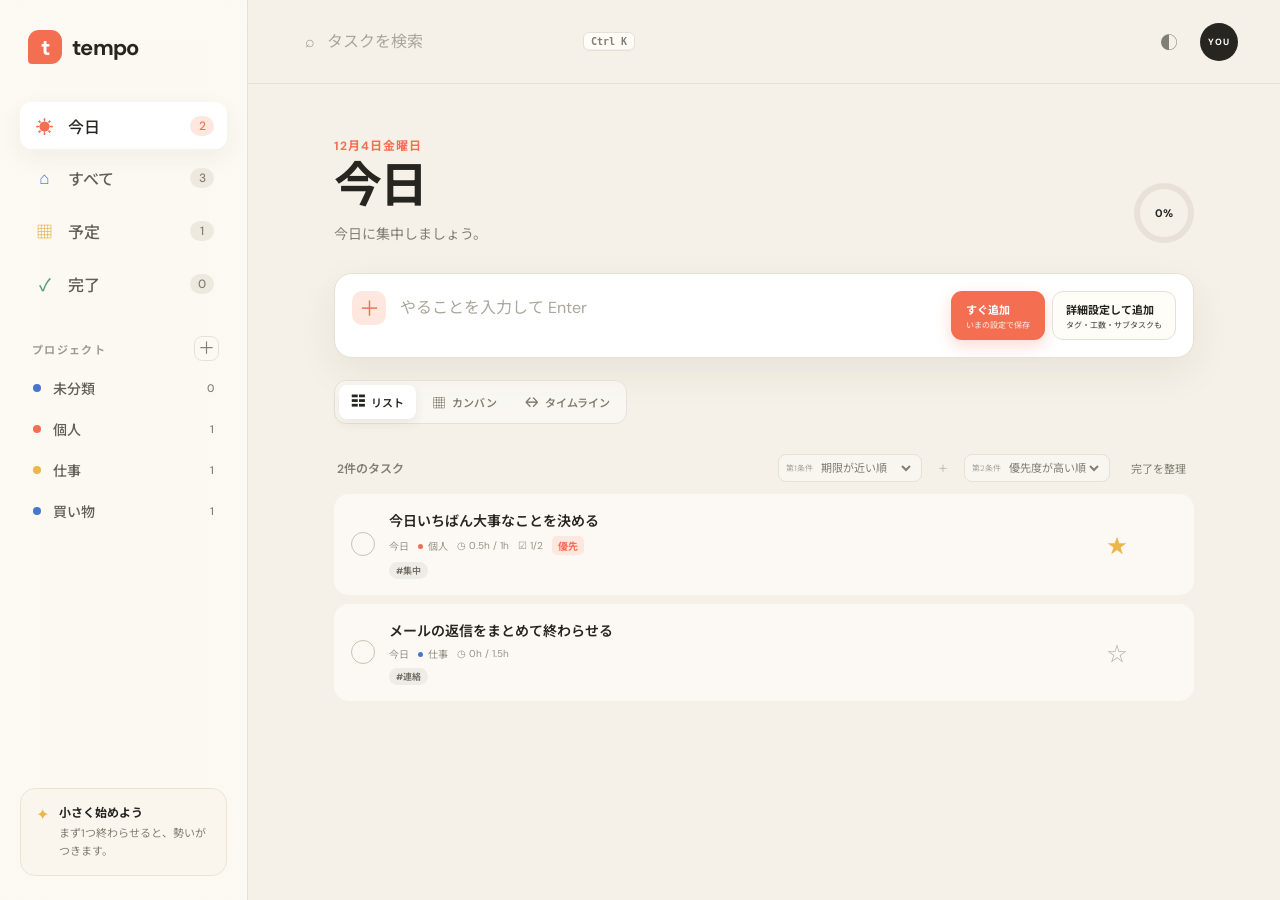
<file: index.html>
<!doctype html>
<html lang="ja">
  <head>
    <meta charset="UTF-8" />
    <meta name="viewport" content="width=device-width, initial-scale=1.0" />
    <meta name="theme-color" content="#f7f3ea" />
    <meta
      name="description"
      content="今日やることが、迷わず片づく。シンプルで使いやすいTODOリスト。"
    />
    <title>Tempo — やることを、気持ちよく。</title>
    <link rel="preconnect" href="https://fonts.googleapis.com" />
    <link rel="preconnect" href="https://fonts.gstatic.com" crossorigin />
    <link
      href="https://fonts.googleapis.com/css2?family=DM+Sans:wght@400;500;600;700&family=Noto+Sans+JP:wght@400;500;600;700&display=swap"
      rel="stylesheet"
    />
    <link rel="stylesheet" href="styles.css" />
  </head>
  <body>
    <div class="app-shell">
      <aside class="sidebar" id="sidebar">
        <div class="brand-row">
          <a class="brand" href="#" aria-label="Tempo ホーム">
            <span class="brand-mark">t</span>
            <span>tempo</span>
          </a>
          <button class="icon-button sidebar-close" id="sidebar-close" aria-label="メニューを閉じる">×</button>
        </div>

        <nav class="nav-list" aria-label="タスクの表示">
          <button class="nav-item is-active" data-view="today">
            <span class="nav-icon nav-icon--sun">☀</span><span>今日</span>
            <span class="nav-count" data-count="today">0</span>
          </button>
          <button class="nav-item" data-view="all">
            <span class="nav-icon nav-icon--inbox">⌂</span><span>すべて</span>
            <span class="nav-count" data-count="all">0</span>
          </button>
          <button class="nav-item" data-view="upcoming">
            <span class="nav-icon nav-icon--calendar">▦</span><span>予定</span>
            <span class="nav-count" data-count="upcoming">0</span>
          </button>
          <button class="nav-item" data-view="completed">
            <span class="nav-icon nav-icon--check">✓</span><span>完了</span>
            <span class="nav-count" data-count="completed">0</span>
          </button>
        </nav>

        <div class="sidebar-section">
          <div class="sidebar-section-heading">
            <p class="sidebar-label">プロジェクト</p>
            <button class="project-add-button" id="open-project-dialog" type="button" aria-label="プロジェクトを追加" aria-haspopup="dialog" title="プロジェクトを追加">＋</button>
          </div>
          <div id="project-navigation"></div>
        </div>

        <div class="sidebar-tip">
          <span class="tip-spark">✦</span>
          <p><strong>小さく始めよう</strong><br />まず1つ終わらせると、勢いがつきます。</p>
        </div>
      </aside>

      <div class="sidebar-scrim" id="sidebar-scrim"></div>

      <main class="main-content">
        <header class="topbar">
          <button class="icon-button menu-button" id="menu-button" aria-label="メニューを開く">☰</button>
          <div class="search-wrap">
            <span aria-hidden="true">⌕</span>
            <input id="search-input" type="search" placeholder="タスクを検索" aria-label="タスクを検索" />
            <kbd>Ctrl K</kbd>
          </div>
          <div class="topbar-actions">
            <button class="icon-button" id="theme-toggle" aria-label="配色を切り替える">◐</button>
            <div class="avatar" aria-label="ユーザー">YOU</div>
          </div>
        </header>

        <section class="content-wrap">
          <div class="page-heading">
            <div>
              <p class="eyebrow" id="date-label"></p>
              <h1 id="view-title">今日</h1>
              <p class="page-subtitle" id="view-subtitle">今日に集中しましょう。</p>
            </div>
            <div class="progress-ring" id="progress-ring" aria-label="今日の達成率">
              <span id="progress-value">0%</span>
            </div>
          </div>

          <form class="quick-add" id="task-form">
            <button type="button" class="add-symbol" tabindex="-1" aria-hidden="true">＋</button>
            <div class="quick-add-main">
              <input
                id="task-input"
                type="text"
                maxlength="120"
                autocomplete="off"
                placeholder="やることを入力して Enter"
                aria-label="新しいタスク"
                required
              />
              <div class="quick-options" id="quick-options">
                <label class="option-chip">
                  <span>▦</span>
                  <select id="due-select" aria-label="期限">
                    <option value="today">今日</option>
                    <option value="tomorrow">明日</option>
                    <option value="none">期限なし</option>
                  </select>
                </label>
                <label class="option-chip">
                  <span>●</span>
                  <select id="project-select" aria-label="プロジェクト">
                    <option>未分類</option>
                    <option>個人</option>
                    <option>仕事</option>
                    <option>買い物</option>
                  </select>
                </label>
                <label class="option-chip">
                  <span>⚑</span>
                  <select id="priority-select" aria-label="優先度">
                    <option value="normal">通常</option>
                    <option value="high">優先</option>
                    <option value="low">低め</option>
                  </select>
                </label>
              </div>
            </div>
            <div class="add-actions">
              <button class="add-button" type="submit"><span>すぐ追加</span><small>いまの設定で保存</small></button>
              <button class="detailed-add-button" id="open-detailed-add" type="button" aria-haspopup="dialog"><span>詳細設定して追加</span><small>タグ・工数・サブタスクも</small></button>
            </div>
          </form>

          <div class="view-switcher" role="group" aria-label="表示方法">
            <button class="view-mode-button is-active" type="button" data-mode="list"><span>☷</span> リスト</button>
            <button class="view-mode-button" type="button" data-mode="board"><span>▦</span> カンバン</button>
            <button class="view-mode-button" type="button" data-mode="timeline"><span>↔</span> タイムライン</button>
          </div>

          <div class="list-toolbar">
            <p id="task-summary">0件のタスク</p>
            <div class="toolbar-actions">
              <label class="compact-select sort-control">
                <span>第1条件</span>
                <select id="sort-primary" aria-label="並べ替えの第1条件">
                  <option value="due">期限が近い順</option>
                  <option value="priority">優先度が高い順</option>
                  <option value="status">進捗順</option>
                  <option value="newest">新しい順</option>
                  <option value="oldest">古い順</option>
                </select>
              </label>
              <span class="sort-plus">＋</span>
              <label class="compact-select sort-control">
                <span>第2条件</span>
                <select id="sort-secondary" aria-label="並べ替えの第2条件">
                  <option value="priority">優先度が高い順</option>
                  <option value="due">期限が近い順</option>
                  <option value="status">進捗順</option>
                  <option value="project">プロジェクト順</option>
                  <option value="none">指定なし</option>
                </select>
              </label>
              <button class="text-button" id="clear-completed" type="button">完了を整理</button>
            </div>
          </div>

          <div class="task-list" id="task-list" aria-live="polite"></div>
          <div class="kanban-board" id="kanban-board" aria-live="polite" hidden></div>
          <div class="timeline-view" id="timeline-view" aria-live="polite" hidden></div>

          <div class="empty-state" id="empty-state" hidden>
            <div class="empty-illustration"><span>✓</span></div>
            <h2>いい流れです。</h2>
            <p>ここに表示するタスクはありません。<br />思いついたら上から追加しましょう。</p>
            <button class="primary-soft-button" id="focus-add" type="button">タスクを追加する</button>
          </div>
        </section>
      </main>
    </div>

    <div class="toast" id="toast" role="status" aria-live="polite"></div>

    <template id="task-template">
      <article class="task-card">
        <button class="task-check" aria-label="完了にする"><span>✓</span></button>
        <div class="task-body">
          <p class="task-title"></p>
          <div class="task-meta">
            <span class="task-date"></span>
            <span class="task-project-label"></span>
            <span class="effort-label"></span>
            <span class="subtask-label"></span>
            <span class="priority-label" hidden>優先</span>
          </div>
          <div class="tag-row"></div>
        </div>
        <button class="star-button" aria-label="優先度を切り替える">☆</button>
        <button class="more-button" aria-label="タスクを編集">•••</button>
      </article>
    </template>

    <dialog class="task-dialog" id="task-dialog">
      <form method="dialog" class="dialog-shell" id="edit-form">
        <header class="dialog-header">
          <div>
            <p class="dialog-eyebrow" id="task-dialog-eyebrow">TASK DETAILS</p>
            <h2 id="task-dialog-title">タスクを編集</h2>
          </div>
          <button class="dialog-close" type="button" data-close-dialog="task-dialog" aria-label="閉じる">×</button>
        </header>

        <input type="hidden" id="edit-id" />
        <label class="field field--wide">
          <span>タスク名</span>
          <input id="edit-title" maxlength="120" required />
        </label>

        <div class="field-grid">
          <label class="field">
            <span>ステータス</span>
            <select id="edit-status">
              <option value="todo">未着手</option>
              <option value="doing">進行中</option>
              <option value="done">完了</option>
            </select>
          </label>
          <label class="field">
            <span>優先度</span>
            <select id="edit-priority">
              <option value="high">高</option>
              <option value="normal">通常</option>
              <option value="low">低</option>
            </select>
          </label>
          <label class="field">
            <span>期限</span>
            <input id="edit-due" type="date" />
          </label>
          <label class="field">
            <span>プロジェクト</span>
            <select id="edit-project" aria-label="プロジェクトを選択"></select>
          </label>
          <label class="field">
            <span>新しいプロジェクト（任意）</span>
            <input id="edit-new-project" maxlength="30" placeholder="新規作成するときだけ入力" />
          </label>
          <label class="field">
            <span>タグ（カンマ区切り）</span>
            <input id="edit-tags" maxlength="80" placeholder="重要, 連絡" />
          </label>
        </div>

        <div class="effort-panel">
          <div class="effort-heading">
            <div><span class="section-icon">◷</span><strong>工数管理</strong></div>
            <span id="effort-balance"></span>
          </div>
          <div class="field-grid field-grid--effort">
            <label class="field"><span>見積時間</span><div class="number-input"><input id="edit-estimate" type="number" min="0" max="999" step="0.5" /><b>時間</b></div></label>
            <label class="field"><span>実績時間</span><div class="number-input"><input id="edit-actual" type="number" min="0" max="999" step="0.5" /><b>時間</b></div></label>
          </div>
        </div>

        <section class="subtask-editor">
          <div class="subtask-heading">
            <div><span class="section-icon">☑</span><strong>サブタスク</strong></div>
            <span id="subtask-progress">0 / 0</span>
          </div>
          <div id="subtask-list"></div>
          <div class="subtask-add-row">
            <input id="subtask-input" type="text" maxlength="80" placeholder="サブタスクを追加" />
            <button id="add-subtask" type="button">追加</button>
          </div>
        </section>

        <footer class="dialog-footer">
          <button class="danger-button" id="delete-task" type="button">削除</button>
          <div>
            <button class="secondary-button" type="button" data-close-dialog="task-dialog">キャンセル</button>
            <button class="save-button" id="save-task" type="submit" value="default">変更を保存</button>
          </div>
        </footer>
      </form>
    </dialog>

    <dialog class="project-dialog" id="project-dialog">
      <form method="dialog" class="project-dialog-shell" id="project-form">
        <header class="dialog-header">
          <div>
            <p class="dialog-eyebrow">NEW PROJECT</p>
            <h2>プロジェクトを追加</h2>
          </div>
          <button class="dialog-close" type="button" data-close-dialog="project-dialog" aria-label="閉じる">×</button>
        </header>
        <label class="field field--wide">
          <span>プロジェクト名</span>
          <input id="new-project-name" maxlength="30" autocomplete="off" placeholder="例：旅行の準備" required />
        </label>
        <p class="project-dialog-help">追加後、そのプロジェクトを開いた状態になります。</p>
        <footer class="dialog-footer project-dialog-footer">
          <span></span>
          <div>
            <button class="secondary-button" type="button" data-close-dialog="project-dialog">キャンセル</button>
            <button class="save-button" type="submit" value="default">追加する</button>
          </div>
        </footer>
      </form>
    </dialog>

    <script src="task-core.js"></script>
    <script src="script.js"></script>
  </body>
</html>
</file>
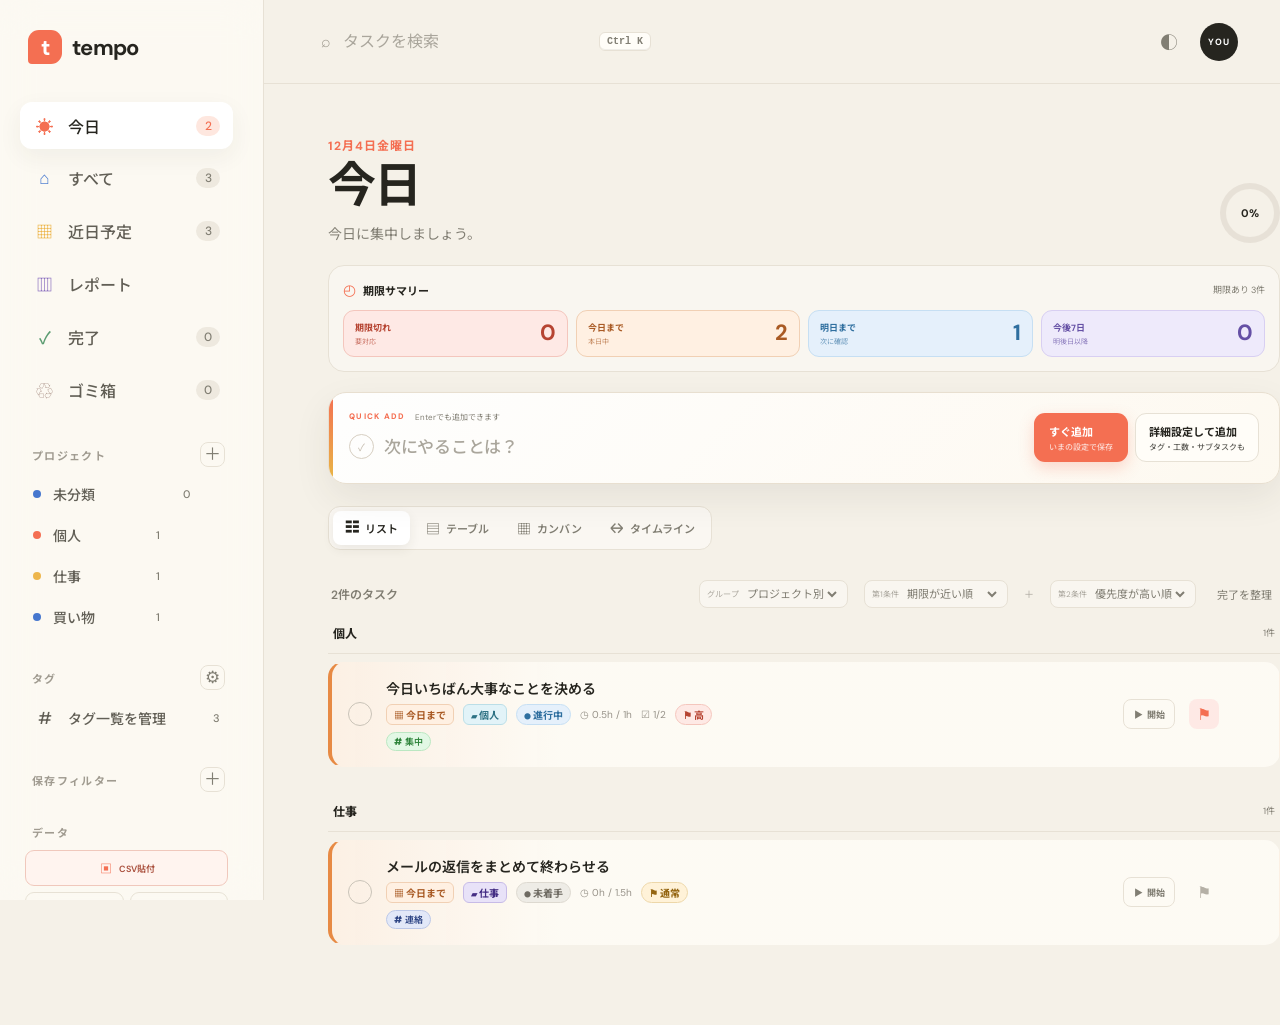
<file: TODOList/index.html>
<!doctype html>
<html lang="ja">
  <head>
    <meta charset="UTF-8" />
    <meta name="viewport" content="width=device-width, initial-scale=1.0" />
    <meta name="theme-color" content="#f7f3ea" />
    <link rel="icon" type="image/svg+xml" href="assets/icons/tempo-icon.svg" />
    <link rel="icon" type="image/png" sizes="32x32" href="assets/icons/favicon-32.png" />
    <link rel="apple-touch-icon" sizes="180x180" href="assets/icons/apple-touch-icon.png" />
    <link rel="manifest" href="manifest.webmanifest" />
    <meta
      name="description"
      content="今日やることが、迷わず片づく。シンプルで使いやすいTODOリスト。"
    />
    <title>Tempo — やることを、気持ちよく。</title>
    <link rel="preconnect" href="https://fonts.googleapis.com" />
    <link rel="preconnect" href="https://fonts.gstatic.com" crossorigin />
    <link
      href="https://fonts.googleapis.com/css2?family=DM+Sans:wght@400;500;600;700&family=Noto+Sans+JP:wght@400;500;600;700&display=swap"
      rel="stylesheet"
    />
    <link rel="stylesheet" href="styles.css" />
  </head>
  <body>
    <div class="app-shell">
      <aside class="sidebar" id="sidebar">
        <div class="brand-row">
          <a class="brand" href="#" aria-label="Tempo ホーム">
            <span class="brand-mark">t</span>
            <span>tempo</span>
          </a>
          <button class="icon-button sidebar-close" id="sidebar-close" aria-label="メニューを閉じる">×</button>
        </div>

        <nav class="nav-list" aria-label="タスクの表示">
          <button class="nav-item is-active" data-view="today">
            <span class="nav-icon nav-icon--sun">☀</span><span>今日</span>
            <span class="nav-count" data-count="today">0</span>
          </button>
          <button class="nav-item" data-view="all">
            <span class="nav-icon nav-icon--inbox">⌂</span><span>すべて</span>
            <span class="nav-count" data-count="all">0</span>
          </button>
          <button class="nav-item" data-view="upcoming">
            <span class="nav-icon nav-icon--calendar">▦</span><span>近日予定</span>
            <span class="nav-count" data-count="upcoming">0</span>
          </button>
          <button class="nav-item" data-view="report">
            <span class="nav-icon nav-icon--report">▥</span><span>レポート</span>
          </button>
          <button class="nav-item" data-view="completed">
            <span class="nav-icon nav-icon--check">✓</span><span>完了</span>
            <span class="nav-count" data-count="completed">0</span>
          </button>
          <button class="nav-item" data-view="trash">
            <span class="nav-icon nav-icon--trash">♲</span><span>ゴミ箱</span>
            <span class="nav-count" data-count="trash">0</span>
          </button>
        </nav>

        <div class="sidebar-section favorite-section" id="favorite-project-section" hidden>
          <p class="sidebar-label">お気に入り</p>
          <div id="favorite-project-navigation"></div>
        </div>

        <div class="sidebar-section">
          <div class="sidebar-section-heading">
            <p class="sidebar-label">プロジェクト</p>
            <button class="project-add-button" id="open-project-dialog" type="button" aria-label="プロジェクトを追加" aria-haspopup="dialog" title="プロジェクトを追加">＋</button>
          </div>
          <div id="project-navigation"></div>
        </div>

        <div class="sidebar-section tag-section">
          <div class="sidebar-section-heading">
            <p class="sidebar-label">タグ</p>
            <button class="project-add-button" id="open-tag-dialog" type="button" aria-label="タグを管理" aria-haspopup="dialog" title="タグを管理">⚙</button>
          </div>
          <button class="list-item tag-manager-link" id="open-tag-manager" type="button"><span class="nav-icon">#</span><span>タグ一覧を管理</span><span class="project-count" id="tag-count">0</span></button>
        </div>

        <div class="sidebar-section filter-section">
          <div class="sidebar-section-heading">
            <p class="sidebar-label">保存フィルター</p>
            <button class="project-add-button" id="open-filter-dialog" type="button" aria-label="フィルターを追加" aria-haspopup="dialog" title="フィルターを追加">＋</button>
          </div>
          <div id="filter-navigation"></div>
        </div>

        <div class="sidebar-section data-section">
          <p class="sidebar-label">データ</p>
          <div class="data-actions">
            <button type="button" id="csv-paste-button"><span>▣</span>CSV貼付</button>
            <button type="button" id="csv-import-button"><span>⇧</span>CSV取込</button>
            <button type="button" id="csv-export-button"><span>⇩</span>CSV出力</button>
            <button type="button" id="json-export-button"><span>◇</span>JSON保存</button>
            <button type="button" id="json-import-button"><span>◆</span>JSON復元</button>
          </div>
          <input id="csv-file-input" type="file" accept=".csv,text/csv" hidden />
          <input id="json-file-input" type="file" accept=".json,application/json" hidden />
        </div>

        <div class="sidebar-tip">
          <span class="tip-spark">✦</span>
          <p><strong>小さく始めよう</strong><br />まず1つ終わらせると、勢いがつきます。</p>
        </div>
      </aside>

      <div class="sidebar-scrim" id="sidebar-scrim"></div>

      <main class="main-content">
        <header class="topbar">
          <button class="icon-button menu-button" id="menu-button" aria-label="メニューを開く">☰</button>
          <div class="search-wrap">
            <span aria-hidden="true">⌕</span>
            <input id="search-input" type="search" placeholder="タスクを検索" aria-label="タスクを検索" />
            <kbd>Ctrl K</kbd>
          </div>
          <div class="topbar-actions">
            <button class="icon-button" id="theme-toggle" aria-label="配色を切り替える">◐</button>
            <div class="avatar" aria-label="ユーザー">YOU</div>
          </div>
        </header>

        <section class="content-wrap">
          <div class="page-heading">
            <div>
              <p class="eyebrow" id="date-label"></p>
              <h1 id="view-title">今日</h1>
              <p class="page-subtitle" id="view-subtitle">今日に集中しましょう。</p>
            </div>
            <div class="progress-ring" id="progress-ring" aria-label="今日の達成率">
              <span id="progress-value">0%</span>
            </div>
          </div>

          <section class="deadline-summary" id="deadline-summary" aria-label="期限サマリー">
            <header class="deadline-summary-heading">
              <div><span aria-hidden="true">◴</span><strong>期限サマリー</strong></div>
              <small id="deadline-total">期限あり 0件</small>
            </header>
            <div class="deadline-summary-grid">
              <div class="deadline-stat deadline-stat--overdue"><span>期限切れ</span><strong data-deadline-count="overdue">0</strong><small>要対応</small></div>
              <div class="deadline-stat deadline-stat--today"><span>今日まで</span><strong data-deadline-count="today">0</strong><small>本日中</small></div>
              <div class="deadline-stat deadline-stat--tomorrow"><span>明日まで</span><strong data-deadline-count="tomorrow">0</strong><small>次に確認</small></div>
              <div class="deadline-stat deadline-stat--week"><span>今後7日</span><strong data-deadline-count="week">0</strong><small>明後日以降</small></div>
            </div>
          </section>

          <form class="quick-add" id="task-form">
            <div class="quick-add-main">
              <div class="quick-add-heading"><span>QUICK ADD</span><small>Enterでも追加できます</small></div>
              <div class="quick-input-row">
                <span class="quick-input-marker" aria-hidden="true">✓</span>
                <input
                  id="task-input"
                  type="text"
                  maxlength="120"
                  autocomplete="off"
                  placeholder="次にやることは？"
                  aria-label="新しいタスク"
                  required
                />
              </div>
              <div class="quick-options" id="quick-options">
                <label class="option-chip">
                  <span>▦</span>
                  <select id="due-select" aria-label="期限">
                    <option value="today">今日</option>
                    <option value="tomorrow">明日</option>
                    <option value="none">期限なし</option>
                  </select>
                </label>
                <label class="option-chip">
                  <span>●</span>
                  <select id="project-select" aria-label="プロジェクト">
                    <option>未分類</option>
                    <option>個人</option>
                    <option>仕事</option>
                    <option>買い物</option>
                  </select>
                </label>
                <label class="option-chip">
                  <span>⚑</span>
                  <select id="priority-select" aria-label="優先度">
                    <option value="normal">通常</option>
                    <option value="high">優先</option>
                    <option value="low">低め</option>
                  </select>
                </label>
              </div>
            </div>
            <div class="add-actions">
              <button class="add-button" type="submit"><span>すぐ追加</span><small>いまの設定で保存</small></button>
              <button class="detailed-add-button" id="open-detailed-add" type="button" aria-haspopup="dialog"><span>詳細設定して追加</span><small>タグ・工数・サブタスクも</small></button>
            </div>
          </form>

          <div class="view-switcher" id="view-switcher" role="group" aria-label="表示方法">
            <button class="view-mode-button is-active" type="button" data-mode="list"><span>☷</span> リスト</button>
            <button class="view-mode-button" type="button" data-mode="table"><span>▤</span> テーブル</button>
            <button class="view-mode-button" type="button" data-mode="board"><span>▦</span> カンバン</button>
            <button class="view-mode-button" type="button" data-mode="timeline"><span>↔</span> タイムライン</button>
          </div>

          <div class="list-toolbar" id="list-toolbar">
            <p id="task-summary">0件のタスク</p>
            <div class="toolbar-actions">
              <label class="compact-select sort-control" id="group-control">
                <span>グループ</span>
                <select id="group-select" aria-label="グループ表示">
                  <option value="project">プロジェクト別</option>
                  <option value="tag">タグ別</option>
                  <option value="priority">優先度別</option>
                  <option value="none">グループなし</option>
                </select>
              </label>
              <label class="compact-select sort-control">
                <span>第1条件</span>
                <select id="sort-primary" aria-label="並べ替えの第1条件">
                  <option value="due">期限が近い順</option>
                  <option value="priority">優先度が高い順</option>
                  <option value="status">進捗順</option>
                  <option value="newest">新しい順</option>
                  <option value="oldest">古い順</option>
                </select>
              </label>
              <span class="sort-plus">＋</span>
              <label class="compact-select sort-control">
                <span>第2条件</span>
                <select id="sort-secondary" aria-label="並べ替えの第2条件">
                  <option value="priority">優先度が高い順</option>
                  <option value="due">期限が近い順</option>
                  <option value="status">進捗順</option>
                  <option value="project">プロジェクト順</option>
                  <option value="none">指定なし</option>
                </select>
              </label>
              <button class="text-button" id="clear-completed" type="button">完了を整理</button>
            </div>
          </div>

          <div class="task-list" id="task-list" aria-live="polite"></div>
          <div class="table-view" id="table-view" aria-live="polite" hidden></div>
          <div class="kanban-board" id="kanban-board" aria-live="polite" hidden></div>
          <div class="timeline-view" id="timeline-view" aria-live="polite" hidden></div>
          <div class="upcoming-calendar" id="upcoming-calendar" aria-live="polite" hidden></div>
          <div class="report-view" id="report-view" aria-live="polite" hidden></div>

          <div class="empty-state" id="empty-state" hidden>
            <div class="empty-illustration"><span>✓</span></div>
            <h2 id="empty-title">いい流れです。</h2>
            <p id="empty-message">ここに表示するタスクはありません。<br />思いついたら上から追加しましょう。</p>
            <button class="primary-soft-button" id="focus-add" type="button">タスクを追加する</button>
          </div>
        </section>
      </main>
    </div>

    <div class="toast" id="toast" role="status" aria-live="polite"><span id="toast-message"></span><button id="undo-button" type="button" hidden>元に戻す</button></div>

    <template id="task-template">
      <article class="task-card">
        <button class="task-check" aria-label="完了にする"><span>✓</span></button>
        <div class="task-body">
          <p class="task-title"></p>
          <div class="task-meta">
            <span class="task-date"></span>
            <span class="task-project-label"></span>
            <span class="status-label"></span>
            <span class="repeat-label" hidden></span>
            <span class="effort-label"></span>
            <span class="subtask-label"></span>
            <span class="priority-label" hidden>優先</span>
          </div>
          <div class="tag-row"></div>
        </div>
        <button class="task-timer-button" type="button" aria-label="時間計測を開始"><span class="timer-icon">▶</span><span class="timer-value">開始</span></button>
        <button class="priority-button" type="button" aria-label="優先度を切り替える">⚑</button>
        <button class="more-button" aria-label="タスクを編集">•••</button>
      </article>
    </template>

    <dialog class="task-dialog" id="task-dialog">
      <form method="dialog" class="dialog-shell" id="edit-form">
        <header class="dialog-header">
          <div>
            <p class="dialog-eyebrow" id="task-dialog-eyebrow">TASK DETAILS</p>
            <h2 id="task-dialog-title">タスクを編集</h2>
          </div>
          <button class="dialog-close" type="button" data-close-dialog="task-dialog" aria-label="閉じる">×</button>
        </header>

        <input type="hidden" id="edit-id" />
        <label class="field field--wide">
          <span>タスク名</span>
          <input id="edit-title" maxlength="120" required />
        </label>

        <div class="field-grid">
          <label class="field">
            <span>ステータス</span>
            <select id="edit-status">
              <option value="todo">未着手</option>
              <option value="doing">進行中</option>
              <option value="done">完了</option>
            </select>
          </label>
          <label class="field">
            <span>優先度</span>
            <select id="edit-priority">
              <option value="high">高</option>
              <option value="normal">通常</option>
              <option value="low">低</option>
            </select>
          </label>
          <label class="field">
            <span>期限</span>
            <input id="edit-due" type="date" />
          </label>
          <label class="field">
            <span>プロジェクト</span>
            <select id="edit-project" aria-label="プロジェクトを選択"></select>
          </label>
          <label class="field">
            <span>新しいプロジェクト（任意）</span>
            <input id="edit-new-project" maxlength="30" placeholder="新規作成するときだけ入力" />
          </label>
          <label class="field">
            <span>タグ（カンマ区切り）</span>
            <input id="edit-tags" maxlength="80" placeholder="重要, 連絡" />
          </label>
          <label class="field">
            <span>繰り返し</span>
            <select id="edit-repeat">
              <option value="none">繰り返さない</option>
              <option value="daily">毎日</option>
              <option value="weekdays">平日のみ</option>
              <option value="weekly">毎週</option>
              <option value="monthly">毎月</option>
            </select>
          </label>
        </div>

        <div class="effort-panel">
          <div class="effort-heading">
            <div><span class="section-icon">◷</span><strong>工数管理</strong></div>
            <span id="effort-balance"></span>
          </div>
          <div class="timer-panel" id="timer-panel">
            <div>
              <strong id="timer-display">00:00:00</strong>
              <small>開始から停止までを実績時間へ自動加算します</small>
            </div>
            <button id="toggle-task-timer" type="button"><span>▶</span> 計測を開始</button>
          </div>
          <div class="field-grid field-grid--effort">
            <label class="field"><span>見積時間</span><div class="number-input"><input id="edit-estimate" type="number" min="0" max="999" step="0.5" /><b>時間</b></div></label>
            <label class="field"><span>実績時間</span><div class="number-input"><input id="edit-actual" type="number" min="0" max="999" step="0.5" /><b>時間</b></div></label>
          </div>
        </div>

        <section class="subtask-editor">
          <div class="subtask-heading">
            <div><span class="section-icon">☑</span><strong>サブタスク</strong></div>
            <span id="subtask-progress">0 / 0</span>
          </div>
          <div id="subtask-list"></div>
          <div class="subtask-add-row">
            <input id="subtask-input" type="text" maxlength="80" placeholder="サブタスクを追加" />
            <button id="add-subtask" type="button">追加</button>
          </div>
        </section>

        <footer class="dialog-footer">
          <button class="danger-button" id="delete-task" type="button">削除</button>
          <div>
            <button class="secondary-button" type="button" data-close-dialog="task-dialog">キャンセル</button>
            <button class="save-button" id="save-task" type="submit" value="default">変更を保存</button>
          </div>
        </footer>
      </form>
    </dialog>

    <dialog class="project-dialog filter-dialog" id="filter-dialog">
      <form method="dialog" class="project-dialog-shell" id="filter-form">
        <header class="dialog-header">
          <div>
            <p class="dialog-eyebrow" id="filter-dialog-eyebrow">SAVED FILTER</p>
            <h2 id="filter-dialog-title">フィルターを保存</h2>
          </div>
          <button class="dialog-close" type="button" data-close-dialog="filter-dialog" aria-label="閉じる">×</button>
        </header>
        <input type="hidden" id="filter-id" />
        <label class="field field--wide">
          <span>フィルター名</span>
          <input id="filter-name" maxlength="30" placeholder="例：今週の重要タスク" required />
        </label>
        <div class="field-grid filter-field-grid">
          <label class="field"><span>プロジェクト</span><select id="filter-project"></select></label>
          <label class="field"><span>ステータス</span><select id="filter-status"><option value="any">すべて</option><option value="todo">未着手</option><option value="doing">進行中</option><option value="done">完了</option></select></label>
          <label class="field"><span>優先度</span><select id="filter-priority"><option value="any">すべて</option><option value="high">高</option><option value="normal">通常</option><option value="low">低</option></select></label>
          <label class="field"><span>期限</span><select id="filter-due"><option value="any">すべて</option><option value="overdue">期限切れ</option><option value="today">今日</option><option value="tomorrow">明日</option><option value="week">今後7日</option><option value="none">期限なし</option></select></label>
          <label class="field"><span>タグ</span><input id="filter-tag" maxlength="30" placeholder="例：重要" /></label>
        </div>
        <p class="project-dialog-help">指定した条件はすべて組み合わせて絞り込みます。</p>
        <footer class="dialog-footer project-dialog-footer">
          <span></span>
          <div>
            <button class="secondary-button" type="button" data-close-dialog="filter-dialog">キャンセル</button>
            <button class="save-button" id="save-filter" type="submit" value="default">保存する</button>
          </div>
        </footer>
      </form>
    </dialog>

    <dialog class="project-dialog" id="project-dialog">
      <form method="dialog" class="project-dialog-shell" id="project-form">
        <header class="dialog-header">
          <div>
            <p class="dialog-eyebrow">NEW PROJECT</p>
            <h2>プロジェクトを追加</h2>
          </div>
          <button class="dialog-close" type="button" data-close-dialog="project-dialog" aria-label="閉じる">×</button>
        </header>
        <label class="field field--wide">
          <span>プロジェクト名</span>
          <input id="new-project-name" maxlength="30" autocomplete="off" placeholder="例：旅行の準備" required />
        </label>
        <label class="favorite-project-option"><input id="new-project-favorite" type="checkbox" /> <span>お気に入りに追加して上部へ表示</span></label>
        <p class="project-dialog-help">追加後、そのプロジェクトを開いた状態になります。</p>
        <footer class="dialog-footer project-dialog-footer">
          <span></span>
          <div>
            <button class="secondary-button" type="button" data-close-dialog="project-dialog">キャンセル</button>
            <button class="save-button" type="submit" value="default">追加する</button>
          </div>
        </footer>
      </form>
    </dialog>

    <dialog class="project-dialog tag-dialog" id="tag-dialog">
      <div class="project-dialog-shell">
        <header class="dialog-header">
          <div>
            <p class="dialog-eyebrow">TAG MANAGER</p>
            <h2>タグ一覧を管理</h2>
          </div>
          <button class="dialog-close" type="button" data-close-dialog="tag-dialog" aria-label="閉じる">×</button>
        </header>
        <div class="tag-manager-add">
          <input id="new-tag-name" maxlength="30" autocomplete="off" placeholder="新しいタグ名" aria-label="新しいタグ名" />
          <button class="save-button" id="add-tag" type="button">追加</button>
        </div>
        <p class="project-dialog-help">名称変更や削除は、そのタグを使うすべてのタスクと保存フィルターへ反映されます。</p>
        <div class="tag-manager-list" id="tag-manager-list"></div>
        <p class="tag-manager-empty" id="tag-manager-empty" hidden>登録されたタグはありません。</p>
        <footer class="dialog-footer project-dialog-footer">
          <span></span>
          <button class="secondary-button" type="button" data-close-dialog="tag-dialog">閉じる</button>
        </footer>
      </div>
    </dialog>

    <dialog class="import-dialog" id="csv-import-dialog">
      <form method="dialog" class="import-dialog-shell" id="csv-import-form">
        <header class="dialog-header">
          <div>
            <p class="dialog-eyebrow">IMPORT FROM EXCEL</p>
            <h2>CSVを取り込む</h2>
          </div>
          <button class="dialog-close" type="button" data-close-dialog="csv-import-dialog" aria-label="閉じる">×</button>
        </header>

        <div class="import-file-summary">
          <span class="import-file-icon">CSV</span>
          <div><strong id="csv-file-name">CSVを貼り付け</strong><small id="csv-file-meta">Excelの表をコピーしても使えます</small></div>
          <button type="button" id="change-csv-file">ファイル選択</button>
        </div>

        <section class="csv-paste-panel" id="csv-paste-panel">
          <label for="csv-paste-input"><strong>CSV全文またはExcelの表を貼り付け</strong><small>1行目を見出しとして読み取ります。Excelからのタブ区切り貼り付けにも対応しています。</small></label>
          <textarea id="csv-paste-input" rows="7" spellcheck="false" placeholder="タスク名,ステータス,優先度,期限,プロジェクト&#10;資料を確認,未着手,高,2026/07/30,仕事"></textarea>
          <div><button class="save-button" id="parse-csv-paste" type="button">貼り付け内容を確認</button></div>
        </section>

        <div id="csv-import-content" hidden>
          <div class="import-option-grid">
            <label class="field">
              <span>取り込み方法</span>
              <select id="csv-import-mode">
                <option value="append">現在のタスクへ追加</option>
                <option value="replace">すべて置き換え</option>
              </select>
            </label>
            <label class="field">
              <span>重複タスク</span>
              <select id="csv-duplicate-mode">
                <option value="skip">同じタスクはスキップ</option>
                <option value="include">重複しても取り込む</option>
              </select>
            </label>
          </div>

          <section class="mapping-panel">
            <div class="import-section-heading">
              <div><span class="section-icon">↔</span><strong>列の割り当て</strong></div>
              <small>自動判定済み。必要なら変更できます。</small>
            </div>
            <div class="mapping-grid" id="csv-mapping-grid"></div>
          </section>

          <section class="preview-panel">
            <div class="import-section-heading">
              <div><span class="section-icon">▦</span><strong>取り込みプレビュー</strong></div>
              <small id="csv-preview-summary"></small>
            </div>
            <div class="csv-preview-scroll">
              <table class="csv-preview-table">
                <thead id="csv-preview-head"></thead>
                <tbody id="csv-preview-body"></tbody>
              </table>
            </div>
          </section>
        </div>

        <p class="import-error" id="csv-import-error" role="alert"></p>
        <footer class="dialog-footer">
          <small class="import-note">ファイル選択が制限されている環境では「CSV貼付」を利用できます。</small>
          <div>
            <button class="secondary-button" type="button" data-close-dialog="csv-import-dialog">キャンセル</button>
            <button class="save-button" id="execute-csv-import" type="submit" disabled>取り込む</button>
          </div>
        </footer>
      </form>
    </dialog>

    <script src="task-core.js"></script>
    <script src="script.js"></script>
  </body>
</html>
</file>
<file: styles.css>
:root {
  --bg: #f5f1e8;
  --surface: #fffdf8;
  --surface-strong: #ffffff;
  --text: #26251f;
  --muted: #817e73;
  --line: #e7e1d5;
  --accent: #f46f52;
  --accent-soft: #fee7df;
  --blue: #4677ce;
  --yellow: #edb64c;
  --green: #5a9b70;
  --shadow: 0 14px 40px rgba(55, 48, 33, 0.07);
  --radius: 18px;
}

* { box-sizing: border-box; }

html { color-scheme: light; }

body {
  margin: 0;
  min-width: 320px;
  min-height: 100vh;
  background: var(--bg);
  color: var(--text);
  font-family: "DM Sans", "Noto Sans JP", sans-serif;
  -webkit-font-smoothing: antialiased;
}

button, input, select { font: inherit; }
button, select { cursor: pointer; }
button { color: inherit; }

.app-shell {
  display: grid;
  grid-template-columns: 248px 1fr;
  min-height: 100vh;
}

.sidebar {
  position: sticky;
  top: 0;
  height: 100vh;
  display: flex;
  flex-direction: column;
  padding: 30px 20px 24px;
  border-right: 1px solid var(--line);
  background: rgba(255, 253, 248, 0.66);
  backdrop-filter: blur(18px);
  z-index: 20;
}

.brand-row { display: flex; align-items: center; justify-content: space-between; padding: 0 8px; }
.brand { display: inline-flex; align-items: center; gap: 10px; color: var(--text); text-decoration: none; font-size: 22px; font-weight: 700; letter-spacing: -0.7px; }
.brand-mark { display: grid; place-items: center; width: 34px; height: 34px; border-radius: 11px 11px 11px 4px; background: var(--accent); color: white; font-size: 22px; font-weight: 700; }
.sidebar-close { display: none !important; }

.nav-list { display: grid; gap: 6px; margin-top: 38px; }
.nav-item, .list-item {
  width: 100%;
  display: flex;
  align-items: center;
  gap: 12px;
  padding: 11px 13px;
  border: 0;
  border-radius: 12px;
  background: transparent;
  color: #625f56;
  font-weight: 500;
  text-align: left;
  transition: background .2s, color .2s, transform .2s;
}
.nav-item:hover, .list-item:hover { background: rgba(255,255,255,.72); color: var(--text); transform: translateX(2px); }
.nav-item.is-active { background: var(--surface-strong); color: var(--text); box-shadow: 0 8px 24px rgba(57,48,33,.06); }
.nav-icon { display: grid; place-items: center; width: 23px; font-size: 17px; }
.nav-icon--sun { color: var(--accent); }
.nav-icon--inbox { color: var(--blue); }
.nav-icon--calendar { color: var(--yellow); }
.nav-icon--check { color: var(--green); }
.nav-count { margin-left: auto; min-width: 24px; padding: 2px 7px; border-radius: 99px; background: #eee9df; color: var(--muted); font-size: 12px; text-align: center; }
.nav-item.is-active .nav-count { background: var(--accent-soft); color: var(--accent); }

.sidebar-section { margin-top: 32px; }
.sidebar-label { margin: 0 12px 10px; color: #a09b90; font-size: 11px; font-weight: 700; letter-spacing: .12em; text-transform: uppercase; }
.list-item { padding-block: 9px; font-size: 14px; }
.dot { width: 8px; height: 8px; border-radius: 50%; }
.dot--blue { background: var(--blue); }
.dot--coral { background: var(--accent); }
.dot--yellow { background: var(--yellow); }

.sidebar-tip { margin-top: auto; display: flex; gap: 10px; padding: 15px; border: 1px solid #ebe3d4; border-radius: 15px; background: #faf6ed; }
.sidebar-tip p { margin: 0; color: var(--muted); font-size: 11px; line-height: 1.65; }
.sidebar-tip strong { color: var(--text); font-size: 12px; }
.tip-spark { color: var(--yellow); }

.main-content { min-width: 0; }
.topbar { height: 84px; display: flex; align-items: center; justify-content: space-between; gap: 20px; padding: 0 42px; border-bottom: 1px solid var(--line); }
.search-wrap { width: min(360px, 45vw); display: flex; align-items: center; gap: 10px; padding: 10px 14px; border: 1px solid transparent; border-radius: 12px; color: #a09b90; transition: .2s; }
.search-wrap:focus-within { background: var(--surface); border-color: var(--line); box-shadow: 0 8px 22px rgba(44,40,30,.05); }
.search-wrap input { width: 100%; border: 0; outline: 0; background: transparent; color: var(--text); }
.search-wrap input::placeholder { color: #aaa69c; }
kbd { padding: 3px 7px; border: 1px solid var(--line); border-radius: 6px; background: var(--surface); color: var(--muted); font-size: 10px; font-weight: 600; white-space: nowrap; box-shadow: inset 0 -1px 0 rgba(0,0,0,.06); }
.topbar-actions { display: flex; align-items: center; gap: 12px; }
.icon-button { width: 38px; height: 38px; display: grid; place-items: center; border: 0; border-radius: 11px; background: transparent; color: var(--muted); font-size: 18px; }
.icon-button:hover { background: var(--surface-strong); color: var(--text); }
.menu-button { display: none; }
.avatar { width: 38px; height: 38px; display: grid; place-items: center; border-radius: 50%; background: #26251f; color: white; font-size: 9px; font-weight: 700; letter-spacing: .08em; }

.content-wrap { width: min(860px, calc(100% - 64px)); margin: 0 auto; padding: 52px 0 80px; }
.page-heading { display: flex; align-items: flex-end; justify-content: space-between; margin-bottom: 30px; }
.eyebrow { margin: 0 0 6px; color: var(--accent); font-size: 12px; font-weight: 700; letter-spacing: .08em; }
h1 { margin: 0; font-size: clamp(34px, 4vw, 48px); line-height: 1.1; letter-spacing: -.05em; }
.page-subtitle { margin: 10px 0 0; color: var(--muted); font-size: 14px; }
.progress-ring { --progress: 0deg; width: 60px; height: 60px; display: grid; place-items: center; border-radius: 50%; background: conic-gradient(var(--accent) var(--progress), #e7e1d7 0); position: relative; }
.progress-ring::before { content: ""; position: absolute; width: 48px; height: 48px; border-radius: 50%; background: var(--bg); }
.progress-ring span { position: relative; font-size: 11px; font-weight: 700; }

.quick-add { display: flex; align-items: flex-start; gap: 12px; padding: 17px; border: 1px solid var(--line); border-radius: var(--radius); background: var(--surface-strong); box-shadow: var(--shadow); }
.add-symbol { flex: 0 0 auto; width: 34px; height: 34px; display: grid; place-items: center; border: 0; border-radius: 10px; background: var(--accent-soft); color: var(--accent); font-size: 21px; }
.quick-add-main { min-width: 0; flex: 1; }
.quick-add-main > input { width: 100%; height: 34px; padding: 0 2px; border: 0; outline: 0; background: transparent; color: var(--text); font-size: 16px; font-weight: 500; }
.quick-add-main > input::placeholder { color: #aaa69c; font-weight: 400; }
.quick-options { display: flex; flex-wrap: wrap; gap: 7px; max-height: 0; opacity: 0; overflow: hidden; transition: max-height .25s, opacity .2s, margin .25s; }
.quick-add:focus-within .quick-options { max-height: 50px; margin-top: 10px; opacity: 1; }
.option-chip { display: flex; align-items: center; gap: 3px; padding: 5px 8px; border-radius: 8px; background: #f6f3ed; color: var(--muted); font-size: 11px; }
.option-chip select, .compact-select select { border: 0; outline: 0; background: transparent; color: inherit; font-size: inherit; }
.add-button { flex: 0 0 auto; padding: 10px 15px; border: 0; border-radius: 11px; background: var(--accent); color: white; font-weight: 700; box-shadow: 0 6px 15px rgba(244,111,82,.25); transition: transform .18s, box-shadow .18s; }
.add-button:hover { transform: translateY(-1px); box-shadow: 0 9px 20px rgba(244,111,82,.3); }
.add-button:active { transform: translateY(0); }
.add-actions { flex: 0 0 auto; display: flex; align-items: stretch; gap: 7px; }
.add-actions button { min-height: 48px; display: grid; align-content: center; gap: 2px; text-align: left; }
.add-actions button span { font-size: 11px; font-weight: 700; white-space: nowrap; }
.add-actions button small { font-size: 8px; font-weight: 500; opacity: .72; white-space: nowrap; }
.detailed-add-button { padding: 9px 13px; border: 1px solid var(--line); border-radius: 11px; background: var(--surface); color: var(--text); transition: .2s; }
.detailed-add-button:hover { border-color: var(--accent); background: var(--accent-soft); color: var(--accent); transform: translateY(-1px); }

.list-toolbar { display: flex; align-items: center; justify-content: space-between; margin: 30px 3px 12px; }
.list-toolbar > p { margin: 0; color: var(--muted); font-size: 12px; font-weight: 600; }
.toolbar-actions { display: flex; align-items: center; gap: 16px; }
.compact-select { color: var(--muted); font-size: 11px; }
.compact-select > span { display: none; }
.text-button { padding: 5px; border: 0; background: none; color: var(--muted); font-size: 11px; }
.text-button:hover { color: var(--accent); }
.sort-control { display: flex; align-items: center; gap: 4px; padding: 5px 7px; border: 1px solid var(--line); border-radius: 8px; background: rgba(255,255,255,.35); }
.sort-control > span { display: inline; color: #aaa69d; font-size: 8px; white-space: nowrap; }
.sort-plus { color: #aaa69d; font-size: 10px; }

.task-list { display: grid; gap: 9px; }
.task-card { display: flex; align-items: center; gap: 14px; min-height: 76px; padding: 15px 16px; border: 1px solid transparent; border-radius: 15px; background: rgba(255,253,248,.74); transition: transform .2s, background .2s, border-color .2s, box-shadow .2s; animation: taskIn .3s ease both; }
.task-card:hover { transform: translateY(-1px); background: var(--surface-strong); border-color: var(--line); box-shadow: 0 10px 26px rgba(55,48,33,.06); }
@keyframes taskIn { from { opacity: 0; transform: translateY(8px); } }
.task-check { flex: 0 0 auto; width: 24px; height: 24px; display: grid; place-items: center; padding: 0; border: 1.5px solid #c8c2b7; border-radius: 50%; background: transparent; color: transparent; transition: .2s; }
.task-check:hover { border-color: var(--accent); color: var(--accent); background: var(--accent-soft); }
.task-check span { font-size: 12px; font-weight: 700; }
.task-body { min-width: 0; flex: 1; }
.task-title { margin: 0; overflow: hidden; color: var(--text); font-size: 14px; font-weight: 600; text-overflow: ellipsis; white-space: nowrap; }
.task-meta { display: flex; flex-wrap: wrap; align-items: center; gap: 9px; margin-top: 6px; color: #969187; font-size: 10px; }
.task-date.is-overdue { color: var(--accent); font-weight: 700; }
.task-project-label::before { content: ""; display: inline-block; width: 5px; height: 5px; margin: 0 5px 1px 0; border-radius: 50%; background: var(--blue); }
.task-card[data-project="個人"] .task-project-label::before { background: var(--accent); }
.task-card[data-project="買い物"] .task-project-label::before { background: var(--yellow); }
.priority-label { padding: 2px 6px; border-radius: 5px; background: var(--accent-soft); color: var(--accent); font-weight: 700; }
.star-button, .more-button { flex: 0 0 auto; display: grid; place-items: center; border: 0; background: transparent; color: #b5b0a6; }
.star-button { width: 32px; height: 32px; font-size: 20px; }
.star-button.is-high { color: var(--yellow); }
.more-button { width: 30px; height: 30px; font-size: 12px; letter-spacing: 1px; opacity: 0; transition: opacity .2s, color .2s; }
.task-card:hover .more-button, .more-button:focus { opacity: 1; }
.more-button:hover { color: var(--accent); }
.task-card.is-completed { opacity: .62; }
.task-card.is-completed .task-title { text-decoration: line-through; color: var(--muted); }
.task-card.is-completed .task-check { border-color: var(--green); background: var(--green); color: white; }

.empty-state { padding: 64px 20px 20px; text-align: center; }
.empty-illustration { width: 74px; height: 74px; display: grid; place-items: center; margin: auto; border-radius: 24px 24px 24px 8px; background: var(--accent-soft); transform: rotate(-4deg); }
.empty-illustration span { color: var(--accent); font-size: 30px; transform: rotate(4deg); }
.empty-state h2 { margin: 20px 0 7px; font-size: 19px; }
.empty-state p { margin: 0; color: var(--muted); font-size: 13px; line-height: 1.75; }
.primary-soft-button { margin-top: 18px; padding: 10px 16px; border: 0; border-radius: 10px; background: var(--accent-soft); color: var(--accent); font-size: 12px; font-weight: 700; }

.toast { position: fixed; left: 50%; bottom: 25px; z-index: 50; padding: 11px 17px; border-radius: 11px; background: #26251f; color: white; font-size: 12px; box-shadow: 0 10px 30px rgba(0,0,0,.18); opacity: 0; pointer-events: none; transform: translate(-50%, 12px); transition: .25s; }
.toast.is-visible { opacity: 1; transform: translate(-50%, 0); }
.sidebar-scrim { display: none; }

body.is-dark {
  --bg: #20211f;
  --surface: #292a27;
  --surface-strong: #30312d;
  --text: #f3f0e7;
  --muted: #a6a298;
  --line: #3b3c37;
  --accent-soft: #55352e;
  --shadow: 0 14px 40px rgba(0,0,0,.18);
}
body.is-dark .sidebar { background: rgba(35,36,33,.8); }
body.is-dark .sidebar-tip, body.is-dark .option-chip { background: #292a27; border-color: var(--line); }
body.is-dark .nav-count { background: #393a36; }
body.is-dark .avatar, body.is-dark .toast { background: #f3f0e7; color: #20211f; }
body.is-dark kbd { background: #262724; border-color: #464741; color: #c1bdb3; box-shadow: inset 0 -1px 0 rgba(255,255,255,.04); }
body.is-dark .task-card { background: #2a2b28; border-color: #363733; }
body.is-dark .task-card:hover { background: #31322f; border-color: #484944; }
body.is-dark .task-title { color: #f3f0e7; }
body.is-dark .task-meta { color: #aaa69d; }
body.is-dark .task-check { border-color: #716e67; }
body.is-dark .tag-pill { background: #3a3b37; color: #c9c5ba; }
body.is-dark .kanban-column, body.is-dark .timeline-day, body.is-dark .effort-panel { background: #272825; border-color: #3b3c37; }
body.is-dark .kanban-card, body.is-dark .timeline-task { background: #30312e; border-color: #41423d; color: #f3f0e7; }
body.is-dark .task-dialog { background: #292a27; color: #f3f0e7; }
body.is-dark .field input, body.is-dark .field select, body.is-dark .subtask-add-row input { background: #222320; border-color: #42433e; color: #f3f0e7; }
body.is-dark .subtask-row { border-color: #3c3d38; }

@media (max-width: 760px) {
  .app-shell { display: block; }
  .sidebar { position: fixed; left: 0; transform: translateX(-105%); width: min(82vw, 290px); transition: transform .25s ease; box-shadow: 12px 0 35px rgba(0,0,0,.12); }
  .sidebar.is-open { transform: translateX(0); }
  .sidebar-close { display: grid !important; }
  .sidebar-scrim { position: fixed; inset: 0; z-index: 15; background: rgba(30,28,24,.35); backdrop-filter: blur(2px); }
  .sidebar-scrim.is-open { display: block; }
  .topbar { height: 70px; padding: 0 18px; }
  .menu-button { display: grid; }
  .search-wrap { flex: 1; width: auto; padding-inline: 8px; }
  .search-wrap kbd { display: none; }
  .content-wrap { width: calc(100% - 32px); padding: 35px 0 60px; }
  .page-heading { align-items: center; }
  .page-subtitle { font-size: 12px; }
  .progress-ring { width: 52px; height: 52px; }
  .progress-ring::before { width: 42px; height: 42px; }
  .quick-add { padding: 13px; }
  .quick-add .add-symbol { display: none; }
  .add-button { padding-inline: 13px; }
  .quick-options { gap: 4px; }
  .option-chip { padding-inline: 5px; }
  .task-card { padding-inline: 13px; gap: 10px; }
  .more-button { opacity: 1; }
  .toolbar-actions { gap: 7px; }
}

@media (max-width: 440px) {
  .avatar { display: none; }
  .progress-ring { display: none; }
  .quick-add, .quick-add:focus-within { display: grid; grid-template-columns: 1fr; align-items: stretch; }
  .add-actions { width: 100%; }
  .add-actions button { flex: 1; text-align: center; }
  .option-chip { font-size: 10px; }
  .task-card { min-height: 72px; }
  .star-button { display: none; }
}

@media (prefers-reduced-motion: reduce) {
  *, *::before, *::after { scroll-behavior: auto !important; transition: none !important; animation: none !important; }
}

/* Extended workspace views */
.sidebar-section-heading { display: flex; align-items: center; justify-content: space-between; }
.project-add-button { width: 25px; height: 25px; display: grid; place-items: center; margin: -3px 8px 8px 0; padding: 0; border: 1px solid var(--line); border-radius: 8px; background: transparent; color: var(--muted); font-size: 17px; line-height: 1; transition: .2s; }
.project-add-button:hover { border-color: var(--accent); background: var(--accent-soft); color: var(--accent); transform: translateY(-1px); }
#project-navigation { display: grid; gap: 3px; }
.list-item.is-active { background: var(--surface-strong); color: var(--text); box-shadow: 0 8px 24px rgba(57,48,33,.05); }
.list-item .project-count { margin-left: auto; color: var(--muted); font-size: 11px; }

.view-switcher { display: inline-flex; gap: 4px; margin-top: 22px; padding: 4px; border: 1px solid var(--line); border-radius: 12px; background: rgba(255,255,255,.42); }
.view-mode-button { display: flex; align-items: center; gap: 6px; padding: 7px 12px; border: 0; border-radius: 8px; background: transparent; color: var(--muted); font-size: 11px; font-weight: 600; transition: .2s; }
.view-mode-button:hover { color: var(--text); }
.view-mode-button.is-active { background: var(--surface-strong); color: var(--text); box-shadow: 0 4px 12px rgba(55,48,33,.08); }
.view-mode-button span { font-size: 14px; }

.tag-row { display: flex; flex-wrap: wrap; gap: 5px; margin-top: 7px; }
.tag-row:empty { display: none; }
.tag-pill { padding: 2px 7px; border-radius: 99px; background: #eeece6; color: #706d65; font-size: 9px; font-weight: 600; }
.effort-label::before { content: "◷ "; }
.subtask-label::before { content: "☑ "; }
.task-card { cursor: default; }
.task-card[draggable="true"] { cursor: grab; }
.task-card.is-dragging { opacity: .35; }

.kanban-board { grid-template-columns: repeat(3, minmax(220px, 1fr)); gap: 13px; margin-top: 14px; overflow-x: auto; padding-bottom: 14px; }
.kanban-board:not([hidden]) { display: grid; }
.kanban-column { min-height: 390px; padding: 13px; border: 1px solid var(--line); border-radius: 16px; background: rgba(255,255,255,.28); transition: background .2s, border-color .2s; }
.kanban-column.is-drag-over { border-color: var(--accent); background: var(--accent-soft); }
.kanban-heading { display: flex; align-items: center; justify-content: space-between; padding: 2px 3px 13px; }
.kanban-heading div { display: flex; align-items: center; gap: 8px; }
.kanban-heading h2 { margin: 0; font-size: 12px; }
.status-dot { width: 8px; height: 8px; border-radius: 50%; background: #aaa69d; }
.status-dot--doing { background: var(--blue); }
.status-dot--done { background: var(--green); }
.kanban-count { display: grid; place-items: center; min-width: 23px; height: 23px; border-radius: 8px; background: var(--surface); color: var(--muted); font-size: 10px; }
.kanban-stack { display: grid; gap: 9px; min-height: 320px; }
.kanban-card { padding: 13px; border: 1px solid var(--line); border-radius: 12px; background: var(--surface-strong); box-shadow: 0 5px 15px rgba(55,48,33,.04); cursor: grab; }
.kanban-card:hover { border-color: #d8d0c2; transform: translateY(-1px); }
.kanban-card h3 { margin: 0; font-size: 12px; line-height: 1.5; }
.kanban-card-meta { display: flex; align-items: center; justify-content: space-between; gap: 8px; margin-top: 12px; color: var(--muted); font-size: 9px; }
.kanban-card-project { overflow: hidden; text-overflow: ellipsis; white-space: nowrap; }
.kanban-card .tag-row { margin-top: 9px; }
.kanban-progress { height: 3px; margin-top: 10px; overflow: hidden; border-radius: 3px; background: var(--line); }
.kanban-progress span { display: block; height: 100%; border-radius: inherit; background: var(--green); }

.timeline-view { margin-top: 14px; overflow-x: auto; padding-bottom: 14px; }
.timeline-view:not([hidden]) { display: block; }
.timeline-grid { display: grid; grid-template-columns: repeat(7, minmax(145px, 1fr)); gap: 8px; min-width: 1030px; }
.timeline-day { min-height: 350px; padding: 11px; border: 1px solid var(--line); border-radius: 14px; background: rgba(255,255,255,.25); }
.timeline-day.is-today { border-color: rgba(244,111,82,.55); background: rgba(254,231,223,.42); }
.timeline-day-header { padding: 3px 2px 12px; border-bottom: 1px solid var(--line); }
.timeline-day-header span { display: block; color: var(--muted); font-size: 9px; }
.timeline-day-header strong { display: block; margin-top: 3px; font-size: 15px; }
.timeline-day-list { display: grid; gap: 7px; margin-top: 9px; }
.timeline-task { padding: 10px; border: 1px solid var(--line); border-left: 3px solid var(--blue); border-radius: 9px; background: var(--surface-strong); text-align: left; }
.timeline-task[data-project="個人"] { border-left-color: var(--accent); }
.timeline-task[data-project="買い物"] { border-left-color: var(--yellow); }
.timeline-task strong { display: block; font-size: 10px; line-height: 1.45; }
.timeline-task span { display: block; margin-top: 6px; color: var(--muted); font-size: 8px; }
.timeline-undated { display: flex; align-items: center; gap: 8px; margin-top: 10px; color: var(--muted); font-size: 10px; }

.task-dialog, .project-dialog { max-height: calc(100vh - 30px); padding: 0; border: 1px solid var(--line); border-radius: 22px; background: var(--surface); color: var(--text); box-shadow: 0 25px 80px rgba(30,27,21,.24); }
.task-dialog { width: min(620px, calc(100% - 30px)); }
.project-dialog { width: min(430px, calc(100% - 30px)); }
.task-dialog::backdrop, .project-dialog::backdrop { background: rgba(30,28,24,.42); backdrop-filter: blur(4px); }
.dialog-shell { padding: 25px; overflow-y: auto; }
.project-dialog-shell { padding: 25px; }
.dialog-header { display: flex; align-items: flex-start; justify-content: space-between; margin-bottom: 22px; }
.dialog-header h2 { margin: 3px 0 0; font-size: 22px; letter-spacing: -.03em; }
.dialog-eyebrow { margin: 0; color: var(--accent); font-size: 9px; font-weight: 700; letter-spacing: .14em; }
.dialog-close { width: 34px; height: 34px; border: 0; border-radius: 10px; background: transparent; color: var(--muted); font-size: 20px; }
.dialog-close:hover { background: var(--accent-soft); color: var(--accent); }
.field-grid { display: grid; grid-template-columns: 1fr 1fr; gap: 13px; margin-top: 14px; }
.field { display: grid; gap: 6px; }
.field > span { color: var(--muted); font-size: 10px; font-weight: 700; }
.field input, .field select, .subtask-add-row input { width: 100%; min-width: 0; height: 40px; padding: 0 11px; border: 1px solid var(--line); border-radius: 10px; outline: 0; background: var(--surface-strong); color: var(--text); font-size: 12px; }
.field input:focus, .field select:focus, .subtask-add-row input:focus { border-color: var(--accent); box-shadow: 0 0 0 3px rgba(244,111,82,.1); }
.field--wide input { height: 46px; font-size: 15px; font-weight: 600; }
.effort-panel, .subtask-editor { margin-top: 18px; padding: 15px; border: 1px solid var(--line); border-radius: 14px; background: rgba(255,255,255,.35); }
.effort-heading, .subtask-heading { display: flex; align-items: center; justify-content: space-between; font-size: 11px; }
.effort-heading > div, .subtask-heading > div { display: flex; align-items: center; gap: 7px; }
.effort-heading > span, .subtask-heading > span { color: var(--muted); font-size: 9px; }
.section-icon { color: var(--accent); font-size: 14px; }
.field-grid--effort { margin-top: 12px; }
.number-input { position: relative; }
.number-input input { padding-right: 42px; }
.number-input b { position: absolute; right: 11px; top: 50%; color: var(--muted); font-size: 9px; transform: translateY(-50%); }
.subtask-list { display: grid; }
.subtask-row { display: flex; align-items: center; gap: 8px; padding: 9px 2px; border-bottom: 1px solid var(--line); }
.subtask-row input[type="checkbox"] { accent-color: var(--green); }
.subtask-row span { min-width: 0; flex: 1; overflow: hidden; font-size: 11px; text-overflow: ellipsis; white-space: nowrap; }
.subtask-row.is-done span { color: var(--muted); text-decoration: line-through; }
.subtask-remove { border: 0; background: transparent; color: #aaa69d; font-size: 14px; }
.subtask-add-row { display: flex; gap: 7px; margin-top: 11px; }
.subtask-add-row input { height: 36px; }
.subtask-add-row button { padding: 0 13px; border: 0; border-radius: 9px; background: var(--accent-soft); color: var(--accent); font-size: 10px; font-weight: 700; }
.dialog-footer { display: flex; align-items: center; justify-content: space-between; gap: 12px; margin-top: 22px; }
.dialog-footer > div { display: flex; gap: 8px; }
.project-dialog-help { margin: 10px 0 0; color: var(--muted); font-size: 10px; }
.project-dialog-footer { margin-top: 24px; }
.danger-button, .secondary-button, .save-button { padding: 9px 14px; border-radius: 10px; font-size: 11px; font-weight: 700; }
.danger-button { border: 0; background: transparent; color: var(--accent); }
.secondary-button { border: 1px solid var(--line); background: transparent; color: var(--muted); }
.save-button { border: 0; background: var(--accent); color: white; }

body.is-dark .view-switcher { background: rgba(0,0,0,.12); }
body.is-dark .view-mode-button.is-active { background: #393a36; }
body.is-dark .timeline-day.is-today { background: rgba(85,53,46,.38); }
body.is-dark .effort-panel, body.is-dark .subtask-editor { background: #272825; }
body.is-dark .priority-label { background: #55352e; color: #ff9c84; }
body.is-dark .task-card.is-completed { background: #252623; }
body.is-dark .project-add-button { border-color: #464741; color: #b7b3a9; }
body.is-dark .project-dialog { background: #292a27; color: #f3f0e7; }
body.is-dark .detailed-add-button { background: #292a27; border-color: #454640; }
body.is-dark .sort-control { background: #292a27; }

@media (max-width: 760px) {
  .view-switcher { width: 100%; }
  .view-mode-button { flex: 1; justify-content: center; padding-inline: 6px; }
  .kanban-board { grid-template-columns: repeat(3, minmax(245px, 1fr)); }
  .field-grid { grid-template-columns: 1fr; }
  .field-grid--effort { grid-template-columns: 1fr 1fr; }
  .dialog-shell { padding: 20px 17px; }
  .list-toolbar { align-items: flex-start; gap: 10px; }
  .toolbar-actions { flex-wrap: wrap; justify-content: flex-end; }
  .sort-control > span, .sort-plus { display: none; }
}

@media (max-width: 440px) {
  .view-mode-button { font-size: 10px; }
  .dialog-footer { align-items: stretch; flex-direction: column-reverse; }
  .dialog-footer > div { display: grid; grid-template-columns: 1fr 1fr; }
  .danger-button { align-self: flex-start; }
}
</file>
<file: TODOList/styles.css>
:root {
  --bg: #f5f1e8;
  --surface: #fffdf8;
  --surface-strong: #ffffff;
  --text: #26251f;
  --muted: #817e73;
  --line: #e7e1d5;
  --accent: #f46f52;
  --accent-soft: #fee7df;
  --blue: #4677ce;
  --yellow: #edb64c;
  --green: #5a9b70;
  --shadow: 0 14px 40px rgba(55, 48, 33, 0.07);
  --radius: 18px;
}

* { box-sizing: border-box; }

html { color-scheme: light; }

body {
  margin: 0;
  min-width: 320px;
  min-height: 100vh;
  overflow-x: hidden;
  background: var(--bg);
  color: var(--text);
  font-family: "DM Sans", "Noto Sans JP", sans-serif;
  -webkit-font-smoothing: antialiased;
}

button, input, select { font: inherit; }
button, select { cursor: pointer; }
button { color: inherit; }

.app-shell {
  display: grid;
  grid-template-columns: 264px minmax(0, 1fr);
  min-height: 100vh;
}

.sidebar {
  position: sticky;
  top: 0;
  height: 100vh;
  display: flex;
  flex-direction: column;
  min-width: 0;
  max-width: 100%;
  overflow-x: hidden;
  overflow-y: auto;
  overscroll-behavior: contain;
  scrollbar-gutter: stable;
  padding: 30px 20px 24px;
  border-right: 1px solid var(--line);
  background: rgba(255, 253, 248, 0.66);
  backdrop-filter: blur(18px);
  z-index: 20;
}

.brand-row { display: flex; align-items: center; justify-content: space-between; padding: 0 8px; }
.brand { display: inline-flex; align-items: center; gap: 10px; color: var(--text); text-decoration: none; font-size: 22px; font-weight: 700; letter-spacing: -0.7px; }
.brand-mark { display: grid; place-items: center; width: 34px; height: 34px; border-radius: 11px 11px 11px 4px; background: var(--accent); color: white; font-size: 22px; font-weight: 700; }
.sidebar-close { display: none !important; }

.nav-list { display: grid; gap: 6px; margin-top: 38px; }
.nav-item, .list-item {
  width: 100%;
  display: flex;
  align-items: center;
  gap: 12px;
  padding: 11px 13px;
  border: 0;
  border-radius: 12px;
  background: transparent;
  color: #625f56;
  font-weight: 500;
  text-align: left;
  transition: background .2s, color .2s, transform .2s;
}
.nav-item:hover, .list-item:hover { background: rgba(255,255,255,.72); color: var(--text); transform: translateX(2px); }
.nav-item.is-active { background: var(--surface-strong); color: var(--text); box-shadow: 0 8px 24px rgba(57,48,33,.06); }
.nav-icon { display: grid; place-items: center; width: 23px; font-size: 17px; }
.nav-icon--sun { color: var(--accent); }
.nav-icon--inbox { color: var(--blue); }
.nav-icon--calendar { color: var(--yellow); }
.nav-icon--report { color: #8b6fc0; }
.nav-icon--check { color: var(--green); }
.nav-icon--trash { color: #9a7d72; }
.nav-count { margin-left: auto; min-width: 24px; padding: 2px 7px; border-radius: 99px; background: #eee9df; color: var(--muted); font-size: 12px; text-align: center; }
.nav-item.is-active .nav-count { background: var(--accent-soft); color: var(--accent); }

.sidebar-section { margin-top: 32px; }
.favorite-section { margin-top: 26px; padding-bottom: 4px; border-bottom: 1px solid var(--line); }
.favorite-section[hidden] { display: none; }
.sidebar-label { margin: 0 12px 10px; color: #a09b90; font-size: 11px; font-weight: 700; letter-spacing: .12em; text-transform: uppercase; }
.list-item { padding-block: 9px; font-size: 14px; }
.project-row { display: flex; align-items: center; gap: 2px; border-radius: 12px; }
.project-row.is-active { background: var(--surface-strong); box-shadow: 0 8px 24px rgba(57,48,33,.06); }
.project-link { min-width: 0; flex: 1; }
.project-name { overflow: hidden; text-overflow: ellipsis; white-space: nowrap; }
.project-favorite-marker { width: 9px; flex: 0 0 auto; color: var(--yellow); font-size: 11px; }
.project-favorite-button, .project-remove-button { width: 28px; height: 28px; flex: 0 0 auto; border: 0; border-radius: 8px; background: transparent; color: #aaa69d; opacity: 0; }
.project-row:hover .project-favorite-button, .project-row:hover .project-remove-button, .project-row.is-active .project-remove-button, .project-favorite-button:focus, .project-remove-button:focus, .project-favorite-button.is-favorite { opacity: 1; }
.project-favorite-button:hover, .project-favorite-button.is-favorite { background: #fff2d8; color: #a66c00; }
.project-remove-button:hover { background: var(--accent-soft); color: var(--accent); }
@media (hover: none) { .project-favorite-button, .project-remove-button { opacity: 1; } }
.saved-filter-row { display: flex; align-items: center; gap: 2px; border-radius: 12px; }
.saved-filter-row.is-active { background: var(--surface-strong); box-shadow: 0 8px 24px rgba(57,48,33,.06); }
.saved-filter-button { min-width: 0; flex: 1; }
.saved-filter-button > span:nth-child(2) { overflow: hidden; text-overflow: ellipsis; white-space: nowrap; }
.saved-filter-edit, .saved-filter-remove { width: 25px; height: 25px; flex: 0 0 auto; border: 0; border-radius: 7px; background: transparent; color: var(--muted); opacity: 0; }
.saved-filter-row:hover .saved-filter-edit, .saved-filter-row:hover .saved-filter-remove, .saved-filter-edit:focus, .saved-filter-remove:focus { opacity: 1; }
.saved-filter-edit:hover { background: #e5f0fb; color: var(--blue); }
.saved-filter-remove:hover { background: var(--accent-soft); color: var(--accent); }
.dot { width: 8px; height: 8px; border-radius: 50%; }
.dot--blue { background: var(--blue); }
.dot--coral { background: var(--accent); }
.dot--yellow { background: var(--yellow); }

.sidebar-tip { margin-top: auto; display: flex; gap: 10px; padding: 15px; border: 1px solid #ebe3d4; border-radius: 15px; background: #faf6ed; }
.sidebar-tip p { margin: 0; color: var(--muted); font-size: 11px; line-height: 1.65; }
.sidebar-tip strong { color: var(--text); font-size: 12px; }
.tip-spark { color: var(--yellow); }

.main-content { min-width: 0; }
.topbar { height: 84px; display: flex; align-items: center; justify-content: space-between; gap: 20px; padding: 0 42px; border-bottom: 1px solid var(--line); }
.search-wrap { width: min(360px, 45vw); display: flex; align-items: center; gap: 10px; padding: 10px 14px; border: 1px solid transparent; border-radius: 12px; color: #a09b90; transition: .2s; }
.search-wrap:focus-within { background: var(--surface); border-color: var(--line); box-shadow: 0 8px 22px rgba(44,40,30,.05); }
.search-wrap input { width: 100%; border: 0; outline: 0; background: transparent; color: var(--text); }
.search-wrap input::placeholder { color: #aaa69c; }
kbd { padding: 3px 7px; border: 1px solid var(--line); border-radius: 6px; background: var(--surface); color: var(--muted); font-size: 10px; font-weight: 600; white-space: nowrap; box-shadow: inset 0 -1px 0 rgba(0,0,0,.06); }
.topbar-actions { display: flex; align-items: center; gap: 12px; }
.icon-button { width: 38px; height: 38px; display: grid; place-items: center; border: 0; border-radius: 11px; background: transparent; color: var(--muted); font-size: 18px; }
.icon-button:hover { background: var(--surface-strong); color: var(--text); }
.menu-button { display: none; }
.avatar { width: 38px; height: 38px; display: grid; place-items: center; border-radius: 50%; background: #26251f; color: white; font-size: 9px; font-weight: 700; letter-spacing: .08em; }

.content-wrap { width: min(960px, calc(100% - 64px)); margin: 0 auto 0 clamp(32px, 5vw, 88px); padding: 52px 0 80px; }
body.is-upcoming .content-wrap { width: min(1120px, calc(100% - 64px)); }
body.is-wide-layout .content-wrap { width: calc(100% - 48px); max-width: none; margin-right: 24px; margin-left: 24px; }
.page-heading { display: flex; align-items: flex-end; justify-content: space-between; margin-bottom: 30px; }
.eyebrow { margin: 0 0 6px; color: var(--accent); font-size: 12px; font-weight: 700; letter-spacing: .08em; }
h1 { margin: 0; font-size: clamp(34px, 4vw, 48px); line-height: 1.1; letter-spacing: -.05em; }
.page-subtitle { margin: 10px 0 0; color: var(--muted); font-size: 14px; }
.progress-ring { --progress: 0deg; width: 60px; height: 60px; display: grid; place-items: center; border-radius: 50%; background: conic-gradient(var(--accent) var(--progress), #e7e1d7 0); position: relative; }
.progress-ring::before { content: ""; position: absolute; width: 48px; height: 48px; border-radius: 50%; background: var(--bg); }
.progress-ring span { position: relative; font-size: 11px; font-weight: 700; }

.deadline-summary { margin: -8px 0 20px; padding: 14px; border: 1px solid var(--line); border-radius: 16px; background: rgba(255,255,255,.34); }
.deadline-summary[hidden] { display: none; }
.deadline-summary-heading { display: flex; align-items: center; justify-content: space-between; margin-bottom: 10px; }
.deadline-summary-heading > div { display: flex; align-items: center; gap: 7px; font-size: 11px; }
.deadline-summary-heading > div > span { color: var(--accent); font-size: 15px; }
.deadline-summary-heading small { color: var(--muted); font-size: 9px; }
.deadline-summary-grid { display: grid; grid-template-columns: repeat(4, 1fr); gap: 8px; }
.deadline-stat { display: grid; grid-template-columns: 1fr auto; align-items: center; gap: 2px 8px; min-width: 0; padding: 10px 11px; border: 1px solid transparent; border-radius: 11px; }
.deadline-stat > span { font-size: 9px; font-weight: 700; }
.deadline-stat > strong { grid-row: span 2; font-size: 22px; line-height: 1; }
.deadline-stat > small { color: inherit; font-size: 7px; opacity: .7; }
.deadline-stat--overdue { border-color: #f4c6bd; background: #fee9e5; color: #b64432; }
.deadline-stat--today { border-color: #f1d0b4; background: #fff0e2; color: #a95a24; }
.deadline-stat--tomorrow { border-color: #c6dff3; background: #e5f0fb; color: #2f6f9f; }
.deadline-stat--week { border-color: #d8cff2; background: #eeeafb; color: #6550a5; }
.deadline-summary.has-overdue .deadline-stat--overdue { box-shadow: 0 0 0 2px rgba(182,68,50,.1); }

.quick-add { position: relative; display: grid; grid-template-columns: minmax(0, 1fr) auto; align-items: center; gap: 18px; padding: 18px 20px; overflow: hidden; border: 1px solid #e8dfd0; border-radius: 18px; background: linear-gradient(135deg, rgba(255,255,255,.94), rgba(255,250,241,.84)); box-shadow: 0 14px 36px rgba(57,48,33,.08); transition: border-color .2s, box-shadow .2s, transform .2s; }
.quick-add::before { content: ""; position: absolute; inset: 0 auto 0 0; width: 4px; background: linear-gradient(var(--accent), #e8b845); }
.quick-add:focus-within { border-color: rgba(244,111,82,.52); box-shadow: 0 18px 42px rgba(57,48,33,.1), 0 0 0 3px rgba(244,111,82,.08); transform: translateY(-1px); }
.quick-add-main { min-width: 0; flex: 1; }
.quick-add-heading { display: flex; align-items: center; gap: 9px; margin-bottom: 7px; }
.quick-add-heading span { color: var(--accent); font-size: 8px; font-weight: 800; letter-spacing: .16em; }
.quick-add-heading small { color: var(--muted); font-size: 8px; }
.quick-input-row { display: flex; align-items: center; gap: 10px; }
.quick-input-marker { width: 25px; height: 25px; display: grid; place-items: center; flex: 0 0 auto; border: 1.5px solid #d7cfc2; border-radius: 50%; color: #c4bbad; font-size: 10px; }
.quick-input-row input { width: 100%; height: 36px; padding: 0; border: 0; outline: 0; background: transparent; color: var(--text); font-size: 17px; font-weight: 600; letter-spacing: -.015em; }
.quick-input-row input::placeholder { color: #aaa69c; font-weight: 500; }
.quick-options { display: flex; flex-wrap: wrap; gap: 7px; max-height: 0; opacity: 0; overflow: hidden; transition: max-height .25s, opacity .2s, margin .25s; }
.quick-add:focus-within .quick-options { max-height: 50px; margin-top: 10px; opacity: 1; }
.option-chip { display: flex; align-items: center; gap: 3px; padding: 5px 8px; border-radius: 8px; background: #f6f3ed; color: var(--muted); font-size: 11px; }
.option-chip select, .compact-select select { border: 0; outline: 0; background: transparent; color: inherit; font-size: inherit; }
.add-button { flex: 0 0 auto; padding: 10px 15px; border: 0; border-radius: 11px; background: var(--accent); color: white; font-weight: 700; box-shadow: 0 6px 15px rgba(244,111,82,.25); transition: transform .18s, box-shadow .18s; }
.add-button:hover { transform: translateY(-1px); box-shadow: 0 9px 20px rgba(244,111,82,.3); }
.add-button:active { transform: translateY(0); }
.add-actions { flex: 0 0 auto; display: flex; align-items: stretch; gap: 7px; }
.add-actions button { min-height: 48px; display: grid; align-content: center; gap: 2px; text-align: left; }
.add-actions button span { font-size: 11px; font-weight: 700; white-space: nowrap; }
.add-actions button small { font-size: 8px; font-weight: 500; opacity: .72; white-space: nowrap; }
.detailed-add-button { padding: 9px 13px; border: 1px solid var(--line); border-radius: 11px; background: var(--surface); color: var(--text); transition: .2s; }
.detailed-add-button:hover { border-color: var(--accent); background: var(--accent-soft); color: var(--accent); transform: translateY(-1px); }

.list-toolbar { display: flex; align-items: center; justify-content: space-between; margin: 30px 3px 12px; }
.list-toolbar > p { margin: 0; color: var(--muted); font-size: 12px; font-weight: 600; }
.toolbar-actions { display: flex; align-items: center; gap: 16px; }
.compact-select { color: var(--muted); font-size: 11px; }
.compact-select > span { display: none; }
.text-button { padding: 5px; border: 0; background: none; color: var(--muted); font-size: 11px; }
.text-button:hover { color: var(--accent); }
.sort-control { display: flex; align-items: center; gap: 4px; padding: 5px 7px; border: 1px solid var(--line); border-radius: 8px; background: rgba(255,255,255,.35); }
.sort-control > span { display: inline; color: #aaa69d; font-size: 8px; white-space: nowrap; }
.sort-plus { color: #aaa69d; font-size: 10px; }

.task-list { display: grid; gap: 9px; }
.quick-add[hidden], .task-list[hidden], .table-view[hidden], .kanban-board[hidden], .timeline-view[hidden], .upcoming-calendar[hidden], .report-view[hidden], .view-switcher[hidden], .list-toolbar[hidden], .sort-control[hidden], .progress-ring[hidden], .timer-panel[hidden] { display: none !important; }
.task-group { display: grid; gap: 8px; }
.task-group + .task-group { margin-top: 22px; }
.task-group-heading { display: flex; align-items: center; justify-content: space-between; min-height: 34px; padding: 0 5px 7px; border-bottom: 1px solid var(--line); }
.task-group-heading h2 { margin: 0; font-size: 12px; font-weight: 750; }
.task-group-heading span { color: var(--muted); font-size: 9px; }
.task-group-stack { display: grid; gap: 8px; }
.task-card { display: flex; align-items: center; gap: 14px; min-height: 76px; padding: 15px 16px; border: 1px solid transparent; border-radius: 15px; background: rgba(255,253,248,.74); transition: transform .2s, background .2s, border-color .2s, box-shadow .2s; animation: taskIn .3s ease both; }
.task-card:hover { transform: translateY(-1px); background: var(--surface-strong); border-color: var(--line); box-shadow: 0 10px 26px rgba(55,48,33,.06); }
.task-card[data-due-tone="overdue"] { border-left: 4px solid #d85643; background: linear-gradient(90deg, rgba(254,233,229,.75), rgba(255,253,248,.74) 24%); }
.task-card[data-due-tone="today"] { border-left: 4px solid #e78a44; background: linear-gradient(90deg, rgba(255,240,226,.72), rgba(255,253,248,.74) 24%); }
.task-card[data-due-tone="tomorrow"] { border-left: 4px solid #4f88bd; }
.task-card[data-due-tone="week"] { border-left: 4px solid #8771c2; }
@keyframes taskIn { from { opacity: 0; transform: translateY(8px); } }
.task-check { flex: 0 0 auto; width: 24px; height: 24px; display: grid; place-items: center; padding: 0; border: 1.5px solid #c8c2b7; border-radius: 50%; background: transparent; color: transparent; transition: .2s; }
.task-check:hover { border-color: var(--accent); color: var(--accent); background: var(--accent-soft); }
.task-check span { font-size: 12px; font-weight: 700; }
.task-body { min-width: 0; flex: 1; }
.task-title { margin: 0; overflow: hidden; color: var(--text); font-size: 14px; font-weight: 600; text-overflow: ellipsis; white-space: nowrap; }
.task-meta { display: flex; flex-wrap: wrap; align-items: center; gap: 9px; margin-top: 6px; color: #969187; font-size: 10px; }
.task-date.is-overdue { color: var(--accent); font-weight: 700; }
.task-project-label, .status-label, .priority-label { padding: 2px 7px; border: 1px solid transparent; border-radius: 99px; font-weight: 700; }
.task-project-label { border-radius: 6px; }
.task-project-label::before { content: "▰ "; font-size: .82em; }
.status-label::before { content: "● "; font-size: .7em; }
.priority-label::before { content: "⚑ "; }
.status-label[data-value="todo"], .table-color-field[data-color-type="status"][data-value="todo"] { --value-bg: #eeece6; --value-text: #6f6b63; --value-border: #ddd9d0; }
.status-label[data-value="doing"], .table-color-field[data-color-type="status"][data-value="doing"] { --value-bg: #e5f0fb; --value-text: #2f6f9f; --value-border: #c6dff3; }
.status-label[data-value="done"], .table-color-field[data-color-type="status"][data-value="done"] { --value-bg: #e5f3e9; --value-text: #39794b; --value-border: #c7e3ce; }
.priority-label[data-value="high"], .table-color-field[data-color-type="priority"][data-value="high"] { --value-bg: #fee9e5; --value-text: #b64432; --value-border: #f4c6bd; }
.priority-label[data-value="normal"], .table-color-field[data-color-type="priority"][data-value="normal"] { --value-bg: #fff2d8; --value-text: #946511; --value-border: #edd7a9; }
.priority-label[data-value="low"], .table-color-field[data-color-type="priority"][data-value="low"] { --value-bg: #edf0f2; --value-text: #65717a; --value-border: #d7dde1; }
.status-label, .priority-label, .table-color-field:not(.named-color) { background: var(--value-bg); color: var(--value-text); border-color: var(--value-border); }
.named-color { border-color: hsl(var(--label-hue) 48% 82%) !important; background: hsl(var(--label-hue) 62% 93%) !important; color: hsl(var(--label-hue) 48% 35%) !important; }
.task-date[data-tone="overdue"], .table-color-field[data-color-type="due"][data-value="overdue"] { --value-bg: #fee9e5; --value-text: #b64432; --value-border: #f4c6bd; }
.task-date[data-tone="today"], .table-color-field[data-color-type="due"][data-value="today"] { --value-bg: #fff0e2; --value-text: #a95a24; --value-border: #f1d0b4; }
.task-date[data-tone="tomorrow"], .table-color-field[data-color-type="due"][data-value="tomorrow"] { --value-bg: #e5f0fb; --value-text: #2f6f9f; --value-border: #c6dff3; }
.task-date[data-tone="week"], .table-color-field[data-color-type="due"][data-value="week"] { --value-bg: #eeeafb; --value-text: #6550a5; --value-border: #d8cff2; }
.task-date[data-tone="future"], .table-color-field[data-color-type="due"][data-value="future"] { --value-bg: #eeeafb; --value-text: #6550a5; --value-border: #d8cff2; }
.task-date[data-tone="done"], .table-color-field[data-color-type="due"][data-value="done"] { --value-bg: #e5f3e9; --value-text: #39794b; --value-border: #c7e3ce; }
.task-date[data-tone="none"], .table-color-field[data-color-type="due"][data-value="none"] { --value-bg: #f2f0eb; --value-text: #817c73; --value-border: #e2ded6; }
.task-date[data-tone] { padding: 2px 7px; border: 1px solid var(--value-border); border-radius: 6px; background: var(--value-bg); color: var(--value-text); font-weight: 700; }
.task-date::before { content: "▦ "; }
.repeat-label { padding: 1px 4px; border: 1px dashed #bcb1db; border-radius: 4px; background: transparent; color: #6550a5; font-weight: 700; }
.repeat-label::before { content: "↻ "; font-size: 1.1em; }
.repeat-label[hidden], .effort-label[hidden], .subtask-label[hidden] { display: none !important; }
.priority-button, .more-button { flex: 0 0 auto; display: grid; place-items: center; border: 0; background: transparent; color: #b5b0a6; }
.priority-button { width: 30px; height: 30px; border-radius: 8px; font-size: 16px; }
.priority-button.is-high { background: #fee9e5; color: var(--accent); }
.task-timer-button { min-width: 52px; height: 30px; display: inline-flex; align-items: center; justify-content: center; gap: 4px; padding: 0 7px; border: 1px solid var(--line); border-radius: 8px; background: transparent; color: var(--muted); font-size: 9px; font-weight: 700; }
.task-timer-button:hover { border-color: var(--blue); color: var(--blue); }
.task-timer-button.is-running { border-color: #b9d8c2; background: #e5f3e9; color: #39794b; font-variant-numeric: tabular-nums; }
.more-button { width: 30px; height: 30px; font-size: 12px; letter-spacing: 1px; opacity: 0; transition: opacity .2s, color .2s; }
.task-card:hover .more-button, .more-button:focus { opacity: 1; }
.more-button:hover { color: var(--accent); }
.task-card.is-completed { opacity: .62; }
.task-card.is-completed .task-title { text-decoration: line-through; color: var(--muted); }
.task-card.is-completed .task-check { border-color: var(--green); background: var(--green); color: white; }

.empty-state { padding: 64px 20px 20px; text-align: center; }
.empty-illustration { width: 74px; height: 74px; display: grid; place-items: center; margin: auto; border-radius: 24px 24px 24px 8px; background: var(--accent-soft); transform: rotate(-4deg); }
.empty-illustration span { color: var(--accent); font-size: 30px; transform: rotate(4deg); }
.empty-state h2 { margin: 20px 0 7px; font-size: 19px; }
.empty-state p { margin: 0; color: var(--muted); font-size: 13px; line-height: 1.75; }
.primary-soft-button { margin-top: 18px; padding: 10px 16px; border: 0; border-radius: 10px; background: var(--accent-soft); color: var(--accent); font-size: 12px; font-weight: 700; }

.report-view { display: grid; grid-template-columns: repeat(2, minmax(0, 1fr)); gap: 14px; margin-top: 4px; }
.report-view:not([hidden]) { display: grid; }
.report-card { min-width: 0; padding: 17px; border: 1px solid var(--line); border-radius: 16px; background: var(--surface); box-shadow: 0 8px 24px rgba(55,48,33,.035); }
.report-card--wide { grid-column: 1 / -1; }
.report-card-heading { margin-bottom: 16px; }
.report-card-heading h2 { margin: 0; font-size: 13px; }
.report-card-heading p { margin: 4px 0 0; color: var(--muted); font-size: 8px; }
.status-chart { display: flex; align-items: center; justify-content: center; gap: 27px; min-height: 150px; }
.report-donut { width: 126px; height: 126px; display: grid; place-items: center; flex: 0 0 auto; border-radius: 50%; }
.report-donut > div { width: 82px; height: 82px; display: grid; place-content: center; border-radius: 50%; background: var(--surface); text-align: center; }
.report-donut strong, .report-donut span { display: block; }
.report-donut strong { font-size: 22px; }
.report-donut span { margin-top: 2px; color: var(--muted); font-size: 8px; }
.report-legend { display: grid; gap: 10px; min-width: 120px; }
.report-legend > div { display: grid; grid-template-columns: 8px 1fr auto; align-items: center; gap: 7px; font-size: 9px; }
.legend-dot { width: 8px; height: 8px; border-radius: 50%; background: #9b978e; }
.legend-dot--doing { background: var(--blue); }
.legend-dot--done { background: var(--green); }
.report-bar-row { display: grid; grid-template-columns: minmax(62px, 90px) 1fr 34px; align-items: center; gap: 9px; margin: 11px 0; font-size: 9px; }
.report-bar-row > span { overflow: hidden; text-overflow: ellipsis; white-space: nowrap; }
.report-bar-row > strong { color: var(--muted); font-size: 8px; text-align: right; }
.report-bar-track { height: 8px; overflow: hidden; border-radius: 99px; background: #ede9e1; }
.report-bar-track > span { display: block; height: 100%; border-radius: inherit; background: var(--blue); }
.report-bar-track--high > span { background: #d85643; }
.report-bar-track--normal > span { background: #e6ad42; }
.report-bar-track--low > span { background: #87929a; }
.report-empty { margin: 24px 0; color: var(--muted); font-size: 10px; text-align: center; }
.effort-summary-grid { display: grid; grid-template-columns: repeat(3, 1fr); gap: 8px; }
.effort-summary-item { padding: 14px 10px; border-radius: 11px; background: #f4f1ea; }
.effort-summary-item span, .effort-summary-item strong { display: block; }
.effort-summary-item span { color: var(--muted); font-size: 8px; }
.effort-summary-item strong { margin-top: 6px; font-size: 16px; }
.effort-summary-item--actual { background: #e5f0fb; color: #2f6f9f; }
.effort-summary-item--difference { background: #eeeafb; color: #6550a5; }
.completion-chart { height: 180px; display: grid; grid-template-columns: repeat(7, 1fr); align-items: end; gap: 12px; padding-top: 8px; }
.completion-column { height: 100%; display: grid; grid-template-rows: 18px 1fr 17px; align-items: end; text-align: center; }
.completion-column strong { color: var(--muted); font-size: 8px; }
.completion-column > span { width: min(38px, 70%); min-height: 3px; justify-self: center; border-radius: 7px 7px 3px 3px; background: linear-gradient(180deg, var(--green), #80b691); }
.completion-column small { color: var(--muted); font-size: 7px; }

.toast { position: fixed; left: 50%; bottom: 25px; z-index: 50; display: flex; align-items: center; gap: 12px; padding: 11px 17px; border-radius: 11px; background: #26251f; color: white; font-size: 12px; box-shadow: 0 10px 30px rgba(0,0,0,.18); opacity: 0; pointer-events: none; transform: translate(-50%, 12px); transition: .25s; }
.toast.is-visible { opacity: 1; pointer-events: auto; transform: translate(-50%, 0); }
.toast button { padding: 4px 8px; border: 0; border-radius: 7px; background: rgba(255,255,255,.16); color: inherit; font-size: 10px; font-weight: 700; }
.toast button:hover { background: rgba(255,255,255,.25); }
.trash-card { min-height: 68px; }
.trash-actions { display: flex; gap: 7px; }
.trash-actions button { padding: 7px 10px; border: 1px solid var(--line); border-radius: 8px; background: transparent; color: var(--muted); font-size: 9px; font-weight: 700; }
.trash-actions button:first-child:hover { border-color: var(--green); background: #e5f3e9; color: #39794b; }
.trash-actions button:last-child:hover { border-color: var(--accent); background: var(--accent-soft); color: var(--accent); }
.sidebar-scrim { display: none; }

body.is-dark {
  --bg: #20211f;
  --surface: #292a27;
  --surface-strong: #30312d;
  --text: #f3f0e7;
  --muted: #a6a298;
  --line: #3b3c37;
  --accent-soft: #55352e;
  --shadow: 0 14px 40px rgba(0,0,0,.18);
}
body.is-dark .sidebar { background: rgba(35,36,33,.8); }
body.is-dark .sidebar-tip, body.is-dark .option-chip { background: #292a27; border-color: var(--line); }
body.is-dark .nav-count { background: #393a36; }
body.is-dark .avatar, body.is-dark .toast { background: #f3f0e7; color: #20211f; }
body.is-dark kbd { background: #262724; border-color: #464741; color: #c1bdb3; box-shadow: inset 0 -1px 0 rgba(255,255,255,.04); }
body.is-dark .task-card { background: #2a2b28; border-color: #363733; }
body.is-dark .task-card:hover { background: #31322f; border-color: #484944; }
body.is-dark .task-title { color: #f3f0e7; }
body.is-dark .task-meta { color: #aaa69d; }
body.is-dark .task-check { border-color: #716e67; }
body.is-dark .named-color { border-color: hsl(var(--label-hue) 32% 36%) !important; background: hsl(var(--label-hue) 30% 23%) !important; color: hsl(var(--label-hue) 62% 76%) !important; }
body.is-dark .status-label[data-value="todo"], body.is-dark .table-color-field[data-color-type="status"][data-value="todo"] { --value-bg: #343532; --value-text: #c4c0b6; --value-border: #4b4c47; }
body.is-dark .status-label[data-value="doing"], body.is-dark .table-color-field[data-color-type="status"][data-value="doing"] { --value-bg: #26394a; --value-text: #91c9f1; --value-border: #36566f; }
body.is-dark .status-label[data-value="done"], body.is-dark .table-color-field[data-color-type="status"][data-value="done"] { --value-bg: #293d30; --value-text: #91d4a2; --value-border: #3b5d45; }
body.is-dark .priority-label[data-value="high"], body.is-dark .table-color-field[data-color-type="priority"][data-value="high"], body.is-dark .task-date[data-tone="overdue"], body.is-dark .table-color-field[data-color-type="due"][data-value="overdue"] { --value-bg: #4b2d29; --value-text: #ff9e8e; --value-border: #704139; }
body.is-dark .priority-label[data-value="normal"], body.is-dark .table-color-field[data-color-type="priority"][data-value="normal"] { --value-bg: #45391f; --value-text: #f0c867; --value-border: #67562f; }
body.is-dark .priority-label[data-value="low"], body.is-dark .table-color-field[data-color-type="priority"][data-value="low"] { --value-bg: #30363a; --value-text: #b7c2c9; --value-border: #485158; }
body.is-dark .task-date[data-tone="today"], body.is-dark .table-color-field[data-color-type="due"][data-value="today"] { --value-bg: #4a3427; --value-text: #f3b27e; --value-border: #6c4c38; }
body.is-dark .task-date[data-tone="tomorrow"], body.is-dark .table-color-field[data-color-type="due"][data-value="tomorrow"] { --value-bg: #26394a; --value-text: #91c9f1; --value-border: #36566f; }
body.is-dark .task-date[data-tone="week"], body.is-dark .table-color-field[data-color-type="due"][data-value="week"] { --value-bg: #342f49; --value-text: #b8a8ee; --value-border: #554a78; }
body.is-dark .task-date[data-tone="future"], body.is-dark .table-color-field[data-color-type="due"][data-value="future"] { --value-bg: #342f49; --value-text: #b8a8ee; --value-border: #4e466d; }
body.is-dark .task-date[data-tone="done"], body.is-dark .table-color-field[data-color-type="due"][data-value="done"] { --value-bg: #293d30; --value-text: #91d4a2; --value-border: #3b5d45; }
body.is-dark .task-date[data-tone="none"], body.is-dark .table-color-field[data-color-type="due"][data-value="none"] { --value-bg: #30312e; --value-text: #aaa69d; --value-border: #464741; }
body.is-dark .kanban-column, body.is-dark .timeline-day, body.is-dark .effort-panel { background: #272825; border-color: #3b3c37; }
body.is-dark .kanban-card, body.is-dark .timeline-task { background: #30312e; border-color: #41423d; color: #f3f0e7; }
body.is-dark .task-dialog { background: #292a27; color: #f3f0e7; }
body.is-dark .field input, body.is-dark .field select, body.is-dark .subtask-add-row input { background: #222320; border-color: #42433e; color: #f3f0e7; }
body.is-dark .subtask-row { border-color: #3c3d38; }

@media (max-width: 760px) {
  .app-shell { display: block; }
  .sidebar { position: fixed; left: 0; transform: translateX(-105%); width: min(82vw, 290px); transition: transform .25s ease; box-shadow: 12px 0 35px rgba(0,0,0,.12); }
  .sidebar.is-open { transform: translateX(0); }
  .sidebar-close { display: grid !important; }
  .sidebar-scrim { position: fixed; inset: 0; z-index: 15; background: rgba(30,28,24,.35); backdrop-filter: blur(2px); }
  .sidebar-scrim.is-open { display: block; }
  .topbar { height: 70px; padding: 0 18px; }
  .menu-button { display: grid; }
  .search-wrap { flex: 1; width: auto; padding-inline: 8px; }
  .search-wrap kbd { display: none; }
  .content-wrap, body.is-wide-layout .content-wrap { width: calc(100% - 32px); margin: 0 auto; padding: 35px 0 60px; }
  .page-heading { align-items: center; }
  .page-subtitle { font-size: 12px; }
  .progress-ring { width: 52px; height: 52px; }
  .progress-ring::before { width: 42px; height: 42px; }
  .quick-add { padding: 13px; }
  .add-button { padding-inline: 13px; }
  .quick-options { gap: 4px; }
  .option-chip { padding-inline: 5px; }
  .task-card { padding-inline: 13px; gap: 10px; }
  .more-button { opacity: 1; }
  .toolbar-actions { gap: 7px; }
  .deadline-summary-grid { grid-template-columns: repeat(2, 1fr); }
  .report-view { grid-template-columns: 1fr; }
  .report-card--wide { grid-column: auto; }
}

@media (max-width: 440px) {
  .avatar { display: none; }
  .progress-ring { display: none; }
  .quick-add, .quick-add:focus-within { display: grid; grid-template-columns: 1fr; align-items: stretch; }
  .add-actions { width: 100%; }
  .add-actions button { flex: 1; text-align: center; }
  .option-chip { font-size: 10px; }
  .task-card { min-height: 72px; }
  .priority-button { display: none; }
  .task-timer-button { min-width: 30px; padding-inline: 6px; }
  .task-timer-button .timer-value { display: none; }
  .status-chart { align-items: stretch; flex-direction: column; gap: 18px; }
  .report-legend { width: 100%; }
  .completion-chart { gap: 5px; }
  .effort-summary-grid { grid-template-columns: 1fr; }
}

@media (prefers-reduced-motion: reduce) {
  *, *::before, *::after { scroll-behavior: auto !important; transition: none !important; animation: none !important; }
}

/* Extended workspace views */
.sidebar-section-heading { display: flex; align-items: center; justify-content: space-between; }
.project-add-button { width: 25px; height: 25px; display: grid; place-items: center; margin: -3px 8px 8px 0; padding: 0; border: 1px solid var(--line); border-radius: 8px; background: transparent; color: var(--muted); font-size: 17px; line-height: 1; transition: .2s; }
.project-add-button:hover { border-color: var(--accent); background: var(--accent-soft); color: var(--accent); transform: translateY(-1px); }
#project-navigation { display: grid; gap: 3px; }
.tag-manager-link { width: 100%; }
.list-item.is-active { background: var(--surface-strong); color: var(--text); box-shadow: 0 8px 24px rgba(57,48,33,.05); }
.list-item .project-count { margin-left: auto; color: var(--muted); font-size: 11px; }
.data-section { margin-top: 24px; }
.data-actions { display: grid; grid-template-columns: 1fr 1fr; gap: 6px; padding: 0 5px; }
.data-actions button { display: flex; align-items: center; gap: 6px; padding: 8px 7px; border: 1px solid var(--line); border-radius: 9px; background: transparent; color: var(--muted); font-size: 9px; font-weight: 600; text-align: left; transition: .2s; }
.data-actions button span { width: 15px; color: var(--accent); font-size: 12px; text-align: center; }
.data-actions button:hover { border-color: var(--accent); background: var(--accent-soft); color: var(--accent); }
.data-actions #csv-paste-button { grid-column: 1 / -1; justify-content: center; border-color: #f0c8bc; background: #fff4ef; color: #a94e3b; }

.view-switcher { display: inline-flex; gap: 4px; margin-top: 22px; padding: 4px; border: 1px solid var(--line); border-radius: 12px; background: rgba(255,255,255,.42); }
.view-mode-button { display: flex; align-items: center; gap: 6px; padding: 7px 12px; border: 0; border-radius: 8px; background: transparent; color: var(--muted); font-size: 11px; font-weight: 600; transition: .2s; }
.view-mode-button:hover { color: var(--text); }
.view-mode-button.is-active { background: var(--surface-strong); color: var(--text); box-shadow: 0 4px 12px rgba(55,48,33,.08); }
.view-mode-button span { font-size: 14px; }

.table-view { margin-top: 14px; }
.table-view:not([hidden]) { display: block; }
.table-group-heading { display: flex; align-items: center; justify-content: space-between; min-height: 38px; }
.table-group-heading strong { padding: 4px 8px; border: 1px solid transparent; border-radius: 7px; font-size: 12px; }
.table-group-heading span { color: var(--muted); font-size: 9px; }
.table-scroll { max-width: 100%; overflow-x: auto; overflow-y: hidden; border: 1px solid var(--line); border-radius: 14px; background: var(--surface-strong); box-shadow: 0 8px 24px rgba(57,48,33,.04); }
.task-table { width: 100%; min-width: 1440px; border-collapse: separate; border-spacing: 0; font-size: 10px; }
.task-table th { position: sticky; top: 0; z-index: 1; padding: 10px 9px; border-bottom: 1px solid var(--line); background: var(--surface); color: var(--muted); font-size: 9px; font-weight: 700; text-align: left; white-space: nowrap; }
.task-table td { height: 50px; padding: 6px 7px; border-bottom: 1px solid var(--line); background: var(--surface-strong); vertical-align: middle; }
.task-table tbody tr:last-child td { border-bottom: 0; }
.table-group-row th { position: static; z-index: auto; padding: 9px 12px; border-top: 1px solid var(--line); border-bottom: 1px solid var(--line); background: var(--bg); text-align: left; }
.table-group-row:first-child th { border-top: 0; }
.task-table thead th:last-child, .task-table tbody tr:not(.table-group-row) td:last-child { position: sticky; right: 0; min-width: 68px; box-shadow: -8px 0 13px -12px rgba(30,27,21,.8); }
.task-table thead th:last-child { z-index: 4; background: var(--surface); }
.task-table tbody tr:not(.table-group-row) td:last-child { z-index: 2; background: var(--surface-strong); }
.task-table tbody tr:hover td:last-child { background: #fff8f3; }
.task-table tbody tr:hover td { background: rgba(254,231,223,.2); }
.task-table tbody tr.is-completed { opacity: .62; }
.task-table tbody tr.is-completed .table-title-input { text-decoration: line-through; }
.task-table tbody tr.is-overdue .table-date-input { border-color: rgba(220,82,61,.55); color: #b34332; }
.task-table tbody tr[data-due-tone="overdue"] td:first-child { box-shadow: inset 4px 0 #d85643; }
.task-table tbody tr[data-due-tone="today"] td:first-child { box-shadow: inset 4px 0 #e78a44; }
.task-table tbody tr[data-due-tone="tomorrow"] td:first-child { box-shadow: inset 4px 0 #4f88bd; }
.task-table tbody tr[data-due-tone="week"] td:first-child { box-shadow: inset 4px 0 #8771c2; }
.table-check-column, .table-check-cell { width: 42px; text-align: center !important; }
.table-complete-check { appearance: none; width: 21px; height: 21px; display: inline-grid; place-items: center; margin: 0; border: 1.5px solid #bdb7ac; border-radius: 50%; outline: 0; background: transparent; color: white; vertical-align: middle; transition: border-color .16s, background .16s, box-shadow .16s, transform .16s; }
.table-complete-check::before { content: "✓"; font-size: 12px; font-weight: 800; line-height: 1; transform: scale(0); transition: transform .14s ease; }
.table-complete-check:hover { border-color: var(--green); background: rgba(90,155,112,.08); transform: scale(1.06); }
.table-complete-check:checked { border-color: var(--green); background: var(--green); box-shadow: 0 3px 9px rgba(90,155,112,.24); }
.table-complete-check:checked::before { transform: scale(1); }
.table-complete-check:focus-visible { box-shadow: 0 0 0 3px rgba(90,155,112,.2); }
.table-title-cell { width: 360px; min-width: 360px; }
.table-field { height: 34px; min-width: 0; padding: 0 8px; border: 1px solid transparent; border-radius: 8px; outline: 0; background: transparent; color: var(--text); font: inherit; transition: .15s; }
.table-field:hover { border-color: var(--line); background: var(--surface); }
.table-field:focus { border-color: var(--accent); background: var(--surface); box-shadow: 0 0 0 3px var(--accent-soft); }
.table-color-field { border-color: var(--value-border); background: var(--value-bg); color: var(--value-text); font-weight: 700; }
.table-title-input { width: 100%; min-width: 330px; height: auto; min-height: 42px; padding-block: 5px; overflow: hidden; resize: none; white-space: normal; overflow-wrap: anywhere; line-height: 1.45; font-size: 11px; font-weight: 650; }
.table-select { width: 112px; cursor: pointer; }
.table-date-input { width: 122px; }
.table-tags-cell { min-width: 170px; }
.table-tags-input { width: 155px; }
.table-tags-cell .tag-row { margin: 3px 0 0; }
.table-effort-cell { color: var(--muted); white-space: nowrap; }
.table-hours-input { width: 48px; padding-inline: 4px; text-align: right; }
.table-subtask-cell { min-width: 86px; color: var(--muted); }
.table-subtask-progress { display: block; width: 66px; height: 3px; margin-top: 5px; overflow: hidden; border-radius: 4px; background: var(--line); }
.table-subtask-progress > span { display: block; height: 100%; border-radius: inherit; background: var(--green); }
.table-detail-button { height: 30px; padding: 0 9px; border: 1px solid var(--line); border-radius: 8px; background: transparent; color: var(--muted); font-size: 9px; font-weight: 700; white-space: nowrap; }
.table-detail-button:hover { border-color: var(--accent); background: var(--accent-soft); color: var(--accent); }
.visually-hidden { position: absolute; width: 1px; height: 1px; padding: 0; overflow: hidden; clip: rect(0,0,0,0); white-space: nowrap; border: 0; }

.sidebar, .table-scroll, .kanban-board, .timeline-view, .upcoming-calendar, .dialog-shell, .import-dialog-shell, .tag-manager-list, .csv-preview-scroll {
  scrollbar-width: thin;
  scrollbar-color: #a9a49a transparent;
}
.sidebar::-webkit-scrollbar, .table-scroll::-webkit-scrollbar, .kanban-board::-webkit-scrollbar, .timeline-view::-webkit-scrollbar, .upcoming-calendar::-webkit-scrollbar, .dialog-shell::-webkit-scrollbar, .import-dialog-shell::-webkit-scrollbar, .tag-manager-list::-webkit-scrollbar, .csv-preview-scroll::-webkit-scrollbar { width: 10px; height: 10px; }
.sidebar::-webkit-scrollbar-track, .table-scroll::-webkit-scrollbar-track, .kanban-board::-webkit-scrollbar-track, .timeline-view::-webkit-scrollbar-track, .upcoming-calendar::-webkit-scrollbar-track, .dialog-shell::-webkit-scrollbar-track, .import-dialog-shell::-webkit-scrollbar-track, .tag-manager-list::-webkit-scrollbar-track, .csv-preview-scroll::-webkit-scrollbar-track { background: transparent; }
.sidebar::-webkit-scrollbar-thumb, .table-scroll::-webkit-scrollbar-thumb, .kanban-board::-webkit-scrollbar-thumb, .timeline-view::-webkit-scrollbar-thumb, .upcoming-calendar::-webkit-scrollbar-thumb, .dialog-shell::-webkit-scrollbar-thumb, .import-dialog-shell::-webkit-scrollbar-thumb, .tag-manager-list::-webkit-scrollbar-thumb, .csv-preview-scroll::-webkit-scrollbar-thumb { border: 2px solid transparent; border-radius: 99px; background: #aaa59b; background-clip: padding-box; }
.sidebar::-webkit-scrollbar-thumb:hover, .table-scroll::-webkit-scrollbar-thumb:hover, .kanban-board::-webkit-scrollbar-thumb:hover, .timeline-view::-webkit-scrollbar-thumb:hover, .upcoming-calendar::-webkit-scrollbar-thumb:hover { background-color: #817c73; }
.sidebar::-webkit-scrollbar-button, .table-scroll::-webkit-scrollbar-button, .kanban-board::-webkit-scrollbar-button, .timeline-view::-webkit-scrollbar-button, .upcoming-calendar::-webkit-scrollbar-button, .dialog-shell::-webkit-scrollbar-button, .import-dialog-shell::-webkit-scrollbar-button, .tag-manager-list::-webkit-scrollbar-button, .csv-preview-scroll::-webkit-scrollbar-button { width: 0; height: 0; display: none; }

.tag-row { display: flex; flex-wrap: wrap; gap: 5px; margin-top: 7px; }
.tag-row:empty { display: none; }
.tag-pill { display: inline-flex; align-items: center; gap: 3px; padding: 2px 7px; border: 1px solid transparent; border-radius: 99px; font-size: 9px; font-weight: 600; }
.tag-pill > span:first-child { font-size: 1.1em; font-weight: 800; }
.effort-label::before { content: "◷ "; }
.subtask-label::before { content: "☑ "; }
.task-card { cursor: default; }
.task-card[draggable="true"] { cursor: grab; }
.task-card.is-dragging { opacity: .35; }

.kanban-board { grid-template-columns: repeat(3, minmax(220px, 1fr)); gap: 13px; margin-top: 14px; overflow-x: auto; padding-bottom: 14px; }
.kanban-board:not([hidden]) { display: grid; }
.kanban-column { min-height: 390px; padding: 13px; border: 1px solid var(--line); border-radius: 16px; background: rgba(255,255,255,.28); transition: background .2s, border-color .2s; }
.kanban-column.is-drag-over { border-color: var(--accent); background: var(--accent-soft); }
.kanban-heading { display: flex; align-items: center; justify-content: space-between; padding: 2px 3px 13px; }
.kanban-heading div { display: flex; align-items: center; gap: 8px; }
.kanban-heading h2 { margin: 0; font-size: 12px; }
.status-dot { width: 8px; height: 8px; border-radius: 50%; background: #aaa69d; }
.status-dot--doing { background: var(--blue); }
.status-dot--done { background: var(--green); }
.kanban-count { display: grid; place-items: center; min-width: 23px; height: 23px; border-radius: 8px; background: var(--surface); color: var(--muted); font-size: 10px; }
.kanban-stack { display: grid; gap: 9px; min-height: 320px; }
.kanban-card { padding: 13px; border: 1px solid var(--line); border-radius: 12px; background: var(--surface-strong); box-shadow: 0 5px 15px rgba(55,48,33,.04); cursor: grab; }
.kanban-card:hover { border-color: #d8d0c2; transform: translateY(-1px); }
.kanban-card h3 { margin: 0; font-size: 12px; line-height: 1.5; }
.kanban-card-meta { display: flex; align-items: center; justify-content: space-between; gap: 8px; margin-top: 12px; color: var(--muted); font-size: 9px; }
.kanban-card-project { overflow: hidden; padding: 2px 6px; border: 1px solid transparent; border-radius: 99px; text-overflow: ellipsis; white-space: nowrap; }
.kanban-card-due[data-tone="overdue"] { color: #b64432; font-weight: 700; }
.kanban-card-due[data-tone="today"] { color: #a95a24; font-weight: 700; }
.kanban-card-due[data-tone="tomorrow"] { color: #2f6f9f; font-weight: 700; }
.kanban-card-due[data-tone="week"] { color: #6550a5; font-weight: 700; }
.kanban-card[data-due-tone="overdue"], .timeline-task[data-due-tone="overdue"], .calendar-task[data-due-tone="overdue"] { box-shadow: inset 0 3px #d85643; }
.kanban-card[data-due-tone="today"], .timeline-task[data-due-tone="today"], .calendar-task[data-due-tone="today"] { box-shadow: inset 0 3px #e78a44; }
.kanban-card[data-due-tone="tomorrow"], .timeline-task[data-due-tone="tomorrow"], .calendar-task[data-due-tone="tomorrow"] { box-shadow: inset 0 3px #4f88bd; }
.kanban-card[data-due-tone="week"], .timeline-task[data-due-tone="week"], .calendar-task[data-due-tone="week"] { box-shadow: inset 0 3px #8771c2; }
.kanban-card .tag-row { margin-top: 9px; }
.kanban-progress { height: 3px; margin-top: 10px; overflow: hidden; border-radius: 3px; background: var(--line); }
.kanban-progress span { display: block; height: 100%; border-radius: inherit; background: var(--green); }

.timeline-view { margin-top: 14px; overflow-x: auto; padding-bottom: 14px; }
.timeline-view:not([hidden]) { display: block; }
.timeline-grid { display: grid; grid-template-columns: repeat(7, minmax(145px, 1fr)); gap: 8px; min-width: 1030px; }
.timeline-day { min-height: 350px; padding: 11px; border: 1px solid var(--line); border-radius: 14px; background: rgba(255,255,255,.25); }
.timeline-day.is-today { border-color: rgba(244,111,82,.55); background: rgba(254,231,223,.42); }
.timeline-day-header { padding: 3px 2px 12px; border-bottom: 1px solid var(--line); }
.timeline-day-header span { display: block; color: var(--muted); font-size: 9px; }
.timeline-day-header strong { display: block; margin-top: 3px; font-size: 15px; }
.timeline-day-list { display: grid; gap: 7px; margin-top: 9px; }
.timeline-task { padding: 10px; border: 1px solid var(--line); border-left: 3px solid var(--blue); border-radius: 9px; background: var(--surface-strong); text-align: left; }
.timeline-task.named-color { border-left-color: hsl(var(--label-hue) 58% 48%) !important; background: var(--surface-strong) !important; color: var(--text) !important; }
.timeline-task strong { display: block; font-size: 10px; line-height: 1.45; }
.timeline-task span { display: block; margin-top: 6px; color: var(--muted); font-size: 8px; }
.timeline-undated { display: flex; align-items: center; gap: 8px; margin-top: 10px; color: var(--muted); font-size: 10px; }

.upcoming-calendar { margin-top: 4px; }
.upcoming-calendar:not([hidden]) { display: block; }
.calendar-toolbar { display: flex; align-items: center; justify-content: space-between; gap: 14px; margin-bottom: 14px; }
.calendar-range strong, .calendar-range span { display: block; }
.calendar-range strong { font-size: 14px; }
.calendar-range span { margin-top: 3px; color: var(--muted); font-size: 9px; }
.calendar-actions { display: inline-flex; overflow: hidden; border: 1px solid var(--line); border-radius: 10px; background: var(--surface-strong); }
.calendar-actions button { min-width: 36px; height: 34px; padding: 0 10px; border: 0; border-right: 1px solid var(--line); background: transparent; color: var(--muted); font-size: 11px; font-weight: 700; }
.calendar-actions button:last-child { border-right: 0; }
.calendar-actions button:hover { background: var(--accent-soft); color: var(--accent); }
.upcoming-calendar-grid { display: grid; grid-template-columns: repeat(7, minmax(125px, 1fr)); min-width: 900px; overflow: hidden; border: 1px solid var(--line); border-radius: 16px; background: var(--surface); }
.upcoming-calendar { overflow-x: auto; padding-bottom: 10px; }
.calendar-day { min-height: 400px; border-right: 1px solid var(--line); background: rgba(255,255,255,.2); }
.calendar-day:last-child { border-right: 0; }
.calendar-day.is-today { background: rgba(254,231,223,.35); }
.calendar-day-heading { display: flex; align-items: center; justify-content: space-between; height: 54px; padding: 0 11px; border-bottom: 1px solid var(--line); }
.calendar-day-heading span { color: var(--muted); font-size: 10px; }
.calendar-day-heading strong { width: 27px; height: 27px; display: grid; place-items: center; border-radius: 50%; font-size: 12px; }
.calendar-day.is-today .calendar-day-heading strong { background: var(--accent); color: white; }
.calendar-task-list { display: grid; align-content: start; gap: 6px; padding: 8px; }
.calendar-task { width: 100%; padding: 8px; overflow: hidden; border: 1px solid transparent; border-left-width: 3px !important; border-radius: 8px; background: var(--surface-strong) !important; color: var(--text) !important; text-align: left; }
.calendar-task:hover { transform: translateY(-1px); box-shadow: 0 5px 13px rgba(55,48,33,.08); }
.calendar-task strong, .calendar-task span { display: block; overflow: hidden; text-overflow: ellipsis; white-space: nowrap; }
.calendar-task strong { font-size: 10px; }
.calendar-task span { margin-top: 5px; color: var(--muted); font-size: 8px; }
.calendar-task.is-completed { border-color: #c9dfce !important; background: #edf6ef !important; opacity: .7; }
.calendar-task.is-completed strong { color: #4d7658; text-decoration: line-through; }
.calendar-task.is-completed span { color: #789080; }
.calendar-day-empty { padding: 8px 3px; color: #b5b0a6; font-size: 8px; }

.task-dialog, .project-dialog, .import-dialog { max-height: calc(100vh - 30px); padding: 0; border: 1px solid var(--line); border-radius: 22px; background: var(--surface); color: var(--text); box-shadow: 0 25px 80px rgba(30,27,21,.24); }
.task-dialog { width: min(620px, calc(100% - 30px)); }
.project-dialog { width: min(430px, calc(100% - 30px)); }
.import-dialog { width: min(760px, calc(100% - 30px)); }
.task-dialog::backdrop, .project-dialog::backdrop, .import-dialog::backdrop { background: rgba(30,28,24,.42); backdrop-filter: blur(4px); }
.dialog-shell { padding: 25px; overflow-y: auto; }
.project-dialog-shell { padding: 25px; }
.import-dialog-shell { max-height: calc(100vh - 32px); padding: 25px; overflow-y: auto; }
.dialog-header { display: flex; align-items: flex-start; justify-content: space-between; margin-bottom: 22px; }
.dialog-header h2 { margin: 3px 0 0; font-size: 22px; letter-spacing: -.03em; }
.dialog-eyebrow { margin: 0; color: var(--accent); font-size: 9px; font-weight: 700; letter-spacing: .14em; }
.dialog-close { width: 34px; height: 34px; border: 0; border-radius: 10px; background: transparent; color: var(--muted); font-size: 20px; }
.dialog-close:hover { background: var(--accent-soft); color: var(--accent); }
.field-grid { display: grid; grid-template-columns: 1fr 1fr; gap: 13px; margin-top: 14px; }
.field { display: grid; gap: 6px; }
.field > span { color: var(--muted); font-size: 10px; font-weight: 700; }
.field input, .field select, .subtask-add-row input { width: 100%; min-width: 0; height: 40px; padding: 0 11px; border: 1px solid var(--line); border-radius: 10px; outline: 0; background: var(--surface-strong); color: var(--text); font-size: 12px; }
.field input:focus, .field select:focus, .subtask-add-row input:focus { border-color: var(--accent); box-shadow: 0 0 0 3px rgba(244,111,82,.1); }
.field--wide input { height: 46px; font-size: 15px; font-weight: 600; }
.effort-panel, .subtask-editor { margin-top: 18px; padding: 15px; border: 1px solid var(--line); border-radius: 14px; background: rgba(255,255,255,.35); }
.effort-heading, .subtask-heading { display: flex; align-items: center; justify-content: space-between; font-size: 11px; }
.effort-heading > div, .subtask-heading > div { display: flex; align-items: center; gap: 7px; }
.effort-heading > span, .subtask-heading > span { color: var(--muted); font-size: 9px; }
.section-icon { color: var(--accent); font-size: 14px; }
.field-grid--effort { margin-top: 12px; }
.timer-panel { display: flex; align-items: center; justify-content: space-between; gap: 12px; margin-top: 13px; padding: 11px 12px; border-radius: 11px; background: var(--surface-strong); }
.timer-panel strong, .timer-panel small { display: block; }
.timer-panel strong { font-size: 19px; font-variant-numeric: tabular-nums; letter-spacing: .04em; }
.timer-panel small { margin-top: 3px; color: var(--muted); font-size: 8px; }
.timer-panel button { flex: 0 0 auto; padding: 8px 11px; border: 1px solid #c8d9ed; border-radius: 9px; background: #e5f0fb; color: #2f6f9f; font-size: 9px; font-weight: 700; }
.timer-panel button.is-running { border-color: #b9d8c2; background: #e5f3e9; color: #39794b; }
.favorite-project-option { display: flex; align-items: center; gap: 7px; margin-top: 13px; color: var(--muted); font-size: 10px; }
.favorite-project-option input { accent-color: var(--yellow); }
.tag-manager-add { display: flex; gap: 8px; }
.tag-manager-add input { min-width: 0; flex: 1; height: 40px; padding: 0 11px; border: 1px solid var(--line); border-radius: 10px; outline: 0; background: var(--surface-strong); color: var(--text); }
.tag-manager-add input:focus { border-color: var(--accent); box-shadow: 0 0 0 3px rgba(244,111,82,.1); }
.tag-manager-list { display: grid; gap: 7px; max-height: min(390px, 48vh); margin-top: 18px; overflow-y: auto; }
.tag-manager-row { display: grid; grid-template-columns: 28px minmax(0, 1fr) auto auto auto; align-items: center; gap: 7px; padding: 8px; border: 1px solid var(--line); border-radius: 11px; background: var(--surface-strong); }
.tag-manager-marker { width: 27px; height: 27px; display: grid; place-items: center; border-radius: 8px; font-weight: 800; }
.tag-manager-row input { min-width: 0; height: 34px; padding: 0 8px; border: 1px solid transparent; border-radius: 8px; background: transparent; color: var(--text); font-size: 11px; font-weight: 600; }
.tag-manager-row input:focus { border-color: var(--line); background: var(--surface); outline: 0; }
.tag-manager-usage { color: var(--muted); font-size: 9px; white-space: nowrap; }
.tag-manager-rename, .tag-manager-remove { padding: 6px 8px; border: 0; border-radius: 7px; font-size: 9px; font-weight: 700; }
.tag-manager-rename { background: #e5f0fb; color: #2f6f9f; }
.tag-manager-remove { background: transparent; color: var(--accent); }
.tag-manager-remove:hover { background: var(--accent-soft); }
.tag-manager-empty { padding: 28px 0; color: var(--muted); font-size: 10px; text-align: center; }
.number-input { position: relative; }
.number-input input { padding-right: 42px; }
.number-input b { position: absolute; right: 11px; top: 50%; color: var(--muted); font-size: 9px; transform: translateY(-50%); }
.subtask-list { display: grid; }
.subtask-row { display: flex; align-items: center; gap: 8px; padding: 9px 2px; border-bottom: 1px solid var(--line); }
.subtask-row input[type="checkbox"] { accent-color: var(--green); }
.subtask-row span { min-width: 0; flex: 1; overflow: hidden; font-size: 11px; text-overflow: ellipsis; white-space: nowrap; }
.subtask-row.is-done span { color: var(--muted); text-decoration: line-through; }
.subtask-remove { border: 0; background: transparent; color: #aaa69d; font-size: 14px; }
.subtask-add-row { display: flex; gap: 7px; margin-top: 11px; }
.subtask-add-row input { height: 36px; }
.subtask-add-row button { padding: 0 13px; border: 0; border-radius: 9px; background: var(--accent-soft); color: var(--accent); font-size: 10px; font-weight: 700; }
.dialog-footer { display: flex; align-items: center; justify-content: space-between; gap: 12px; margin-top: 22px; }
.dialog-footer > div { display: flex; gap: 8px; }
.project-dialog-help { margin: 10px 0 0; color: var(--muted); font-size: 10px; }
.filter-field-grid { margin-top: 16px; }
.project-dialog-footer { margin-top: 24px; }
.import-file-summary { display: flex; align-items: center; gap: 11px; padding: 11px; border: 1px solid var(--line); border-radius: 12px; background: rgba(255,255,255,.35); }
.import-file-icon { width: 38px; height: 38px; display: grid; place-items: center; border-radius: 10px; background: #e7f3ea; color: var(--green); font-size: 9px; font-weight: 800; }
.import-file-summary > div { min-width: 0; flex: 1; }
.import-file-summary strong, .import-file-summary small { display: block; overflow: hidden; text-overflow: ellipsis; white-space: nowrap; }
.import-file-summary strong { font-size: 11px; }
.import-file-summary small { margin-top: 3px; color: var(--muted); font-size: 9px; }
.import-file-summary button { padding: 6px 9px; border: 0; border-radius: 8px; background: var(--accent-soft); color: var(--accent); font-size: 9px; font-weight: 700; }
.csv-paste-panel { margin-top: 14px; padding: 14px; border: 1px solid var(--line); border-radius: 14px; background: rgba(255,255,255,.35); }
.csv-paste-panel label strong, .csv-paste-panel label small { display: block; }
.csv-paste-panel label strong { font-size: 11px; }
.csv-paste-panel label small { margin-top: 4px; color: var(--muted); font-size: 8px; line-height: 1.55; }
.csv-paste-panel textarea { width: 100%; margin-top: 11px; padding: 11px; resize: vertical; border: 1px solid var(--line); border-radius: 10px; outline: 0; background: var(--surface-strong); color: var(--text); font: 10px/1.6 ui-monospace, SFMono-Regular, Consolas, monospace; }
.csv-paste-panel textarea:focus { border-color: var(--accent); box-shadow: 0 0 0 3px rgba(244,111,82,.1); }
.csv-paste-panel > div { display: flex; justify-content: flex-end; margin-top: 9px; }
.import-option-grid { display: grid; grid-template-columns: 1fr 1fr; gap: 12px; margin-top: 14px; }
.mapping-panel, .preview-panel { margin-top: 16px; padding: 14px; border: 1px solid var(--line); border-radius: 14px; }
.import-section-heading { display: flex; align-items: center; justify-content: space-between; gap: 10px; }
.import-section-heading > div { display: flex; align-items: center; gap: 7px; font-size: 11px; }
.import-section-heading small { color: var(--muted); font-size: 8px; }
.mapping-grid { display: grid; grid-template-columns: repeat(3, 1fr); gap: 9px; margin-top: 12px; }
.mapping-row { display: grid; gap: 5px; }
.mapping-row label { color: var(--muted); font-size: 9px; font-weight: 700; }
.mapping-row label b { color: var(--accent); }
.mapping-row select { width: 100%; min-width: 0; height: 34px; padding: 0 8px; border: 1px solid var(--line); border-radius: 8px; background: var(--surface-strong); color: var(--text); font-size: 10px; }
.csv-preview-scroll { margin-top: 11px; overflow: auto; border: 1px solid var(--line); border-radius: 9px; }
.csv-preview-table { width: 100%; min-width: 580px; border-collapse: collapse; font-size: 9px; }
.csv-preview-table th, .csv-preview-table td { max-width: 170px; padding: 8px 9px; overflow: hidden; border-bottom: 1px solid var(--line); border-right: 1px solid var(--line); text-align: left; text-overflow: ellipsis; white-space: nowrap; }
.csv-preview-table th { position: sticky; top: 0; background: #f2eee6; color: var(--muted); font-weight: 700; }
.csv-preview-table tr:last-child td { border-bottom: 0; }
.import-error { min-height: 15px; margin: 10px 2px 0; color: var(--accent); font-size: 10px; }
.import-note { align-self: center; color: var(--muted); font-size: 8px; }
.danger-button, .secondary-button, .save-button { padding: 9px 14px; border-radius: 10px; font-size: 11px; font-weight: 700; }
.danger-button { border: 0; background: transparent; color: var(--accent); }
.secondary-button { border: 1px solid var(--line); background: transparent; color: var(--muted); }
.save-button { border: 0; background: var(--accent); color: white; }

body.is-dark .view-switcher { background: rgba(0,0,0,.12); }
body.is-dark .view-mode-button.is-active { background: #393a36; }
body.is-dark .table-scroll { border-color: #3b3c37; background: #30312e; }
body.is-dark .table-complete-check { border-color: #77786f; }
body.is-dark .table-complete-check:checked { border-color: #6faf82; background: #6faf82; }
body.is-dark .table-group-row th { border-color: #41423d; background: #242522; }
body.is-dark .task-table tbody tr:not(.table-group-row) td:last-child { background: #30312e; }
body.is-dark .task-table tbody tr:hover td:last-child { background: #35302d; }
body.is-dark .sidebar, body.is-dark .table-scroll, body.is-dark .kanban-board, body.is-dark .timeline-view, body.is-dark .upcoming-calendar, body.is-dark .dialog-shell, body.is-dark .import-dialog-shell, body.is-dark .tag-manager-list, body.is-dark .csv-preview-scroll { scrollbar-color: #62635d transparent; }
body.is-dark .sidebar::-webkit-scrollbar-thumb, body.is-dark .table-scroll::-webkit-scrollbar-thumb, body.is-dark .kanban-board::-webkit-scrollbar-thumb, body.is-dark .timeline-view::-webkit-scrollbar-thumb, body.is-dark .upcoming-calendar::-webkit-scrollbar-thumb, body.is-dark .dialog-shell::-webkit-scrollbar-thumb, body.is-dark .import-dialog-shell::-webkit-scrollbar-thumb, body.is-dark .tag-manager-list::-webkit-scrollbar-thumb, body.is-dark .csv-preview-scroll::-webkit-scrollbar-thumb { background-color: #62635d; }
body.is-dark .task-table th { border-color: #3b3c37; background: #272825; }
body.is-dark .task-table td { border-color: #3b3c37; background: #30312e; }
body.is-dark .task-table tbody tr:hover td { background: #353630; }
body.is-dark .table-field:hover, body.is-dark .table-field:focus { background: #272825; }
body.is-dark .timeline-day.is-today { background: rgba(85,53,46,.38); }
body.is-dark .effort-panel, body.is-dark .subtask-editor { background: #272825; }
body.is-dark .task-card.is-completed { background: #252623; }
body.is-dark .task-card[data-due-tone="overdue"] { background: linear-gradient(90deg, rgba(83,42,35,.7), #2a2b28 26%); }
body.is-dark .task-card[data-due-tone="today"] { background: linear-gradient(90deg, rgba(79,57,34,.68), #2a2b28 26%); }
body.is-dark .task-card[data-due-tone="overdue"] { border-left-color: #e27565; }
body.is-dark .task-card[data-due-tone="today"] { border-left-color: #e8a062; }
body.is-dark .task-card[data-due-tone="tomorrow"] { border-left-color: #6fa8d5; }
body.is-dark .task-card[data-due-tone="week"] { border-left-color: #a28bd9; }
body.is-dark .deadline-summary, body.is-dark .report-card { border-color: #3b3c37; background: #292a27; }
body.is-dark .deadline-stat--overdue { border-color: #6b4039; background: #482d28; color: #f1a497; }
body.is-dark .deadline-stat--today { border-color: #6f5036; background: #493824; color: #f0b880; }
body.is-dark .deadline-stat--tomorrow { border-color: #3d5872; background: #28394a; color: #91bfe8; }
body.is-dark .deadline-stat--week { border-color: #554a78; background: #342f49; color: #b8a8ee; }
body.is-dark .report-donut > div { background: #292a27; }
body.is-dark .report-bar-track { background: #3b3c37; }
body.is-dark .effort-summary-item { background: #30312e; }
body.is-dark .effort-summary-item--actual { background: #28394a; }
body.is-dark .effort-summary-item--difference { background: #342f49; }
body.is-dark .repeat-label { border-color: #655a86; background: transparent; color: #b8a8ee; }
body.is-dark .project-row.is-active, body.is-dark .saved-filter-row.is-active { background: #30312d; }
body.is-dark .project-favorite-button.is-favorite { background: #493d25; color: #f3c45e; }
body.is-dark .calendar-task.is-completed { border-color: #3d5a43 !important; background: #29372d !important; }
body.is-dark .calendar-task.is-completed strong { color: #95c6a1; }
body.is-dark .tag-manager-row, body.is-dark .tag-manager-add input { border-color: #41423d; background: #30312e; }
body.is-dark .tag-manager-rename { background: #28394a; color: #91bfe8; }
body.is-dark .upcoming-calendar-grid { border-color: #3b3c37; background: #272825; }
body.is-dark .calendar-day { border-color: #3b3c37; background: #292a27; }
body.is-dark .calendar-day.is-today { background: rgba(85,53,46,.38); }
body.is-dark .calendar-day-heading { border-color: #3b3c37; }
body.is-dark .calendar-actions, body.is-dark .calendar-task, body.is-dark .timer-panel { border-color: #41423d; background: #30312e !important; }
body.is-dark .calendar-actions button { border-color: #41423d; }
body.is-dark .task-timer-button { border-color: #464741; }
body.is-dark .saved-filter-row.is-active { background: #30312d; }
body.is-dark .trash-actions button { border-color: #464741; }
body.is-dark .project-add-button { border-color: #464741; color: #b7b3a9; }
body.is-dark .project-dialog { background: #292a27; color: #f3f0e7; }
body.is-dark .import-dialog { background: #292a27; color: #f3f0e7; }
body.is-dark .detailed-add-button { background: #292a27; border-color: #454640; }
body.is-dark .sort-control { background: #292a27; }
body.is-dark .data-actions button { border-color: #41423d; }
body.is-dark .quick-add { border-color: #454640; background: linear-gradient(135deg, #30312e, #292a27); }
body.is-dark .quick-input-marker { border-color: #5a5b54; color: #8d8a80; }
body.is-dark .data-actions #csv-paste-button { border-color: #69483e; background: #3c302c; color: #ef9a85; }
body.is-dark .import-file-summary, body.is-dark .mapping-panel, body.is-dark .preview-panel { background: #272825; border-color: #3d3e39; }
body.is-dark .csv-paste-panel { border-color: #3d3e39; background: #272825; }
body.is-dark .csv-paste-panel textarea { border-color: #42433e; background: #222320; color: #f3f0e7; }
body.is-dark .mapping-row select { background: #222320; border-color: #42433e; color: #f3f0e7; }
body.is-dark .csv-preview-table th { background: #30312d; }

@media (max-width: 760px) {
  .view-switcher { width: 100%; }
  .view-mode-button { flex: 1; justify-content: center; padding-inline: 6px; }
  .view-mode-button span { display: none; }
  .kanban-board { grid-template-columns: repeat(3, minmax(245px, 1fr)); }
  .field-grid { grid-template-columns: 1fr; }
  .field-grid--effort { grid-template-columns: 1fr 1fr; }
  .dialog-shell { padding: 20px 17px; }
  .import-dialog-shell { padding: 20px 17px; }
  .list-toolbar { align-items: flex-start; gap: 10px; }
  .toolbar-actions { flex-wrap: wrap; justify-content: flex-end; }
  .sort-control > span, .sort-plus { display: none; }
}

@media (max-width: 440px) {
  .view-mode-button { font-size: 10px; }
  .dialog-footer { align-items: stretch; flex-direction: column-reverse; }
  .dialog-footer > div { display: grid; grid-template-columns: 1fr 1fr; }
  .danger-button { align-self: flex-start; }
  .import-option-grid, .mapping-grid { grid-template-columns: 1fr; }
  .import-section-heading { align-items: flex-start; flex-direction: column; }
  .import-dialog .dialog-footer { flex-direction: column; }
  .import-dialog .dialog-footer > div { width: 100%; }
}
</file>
